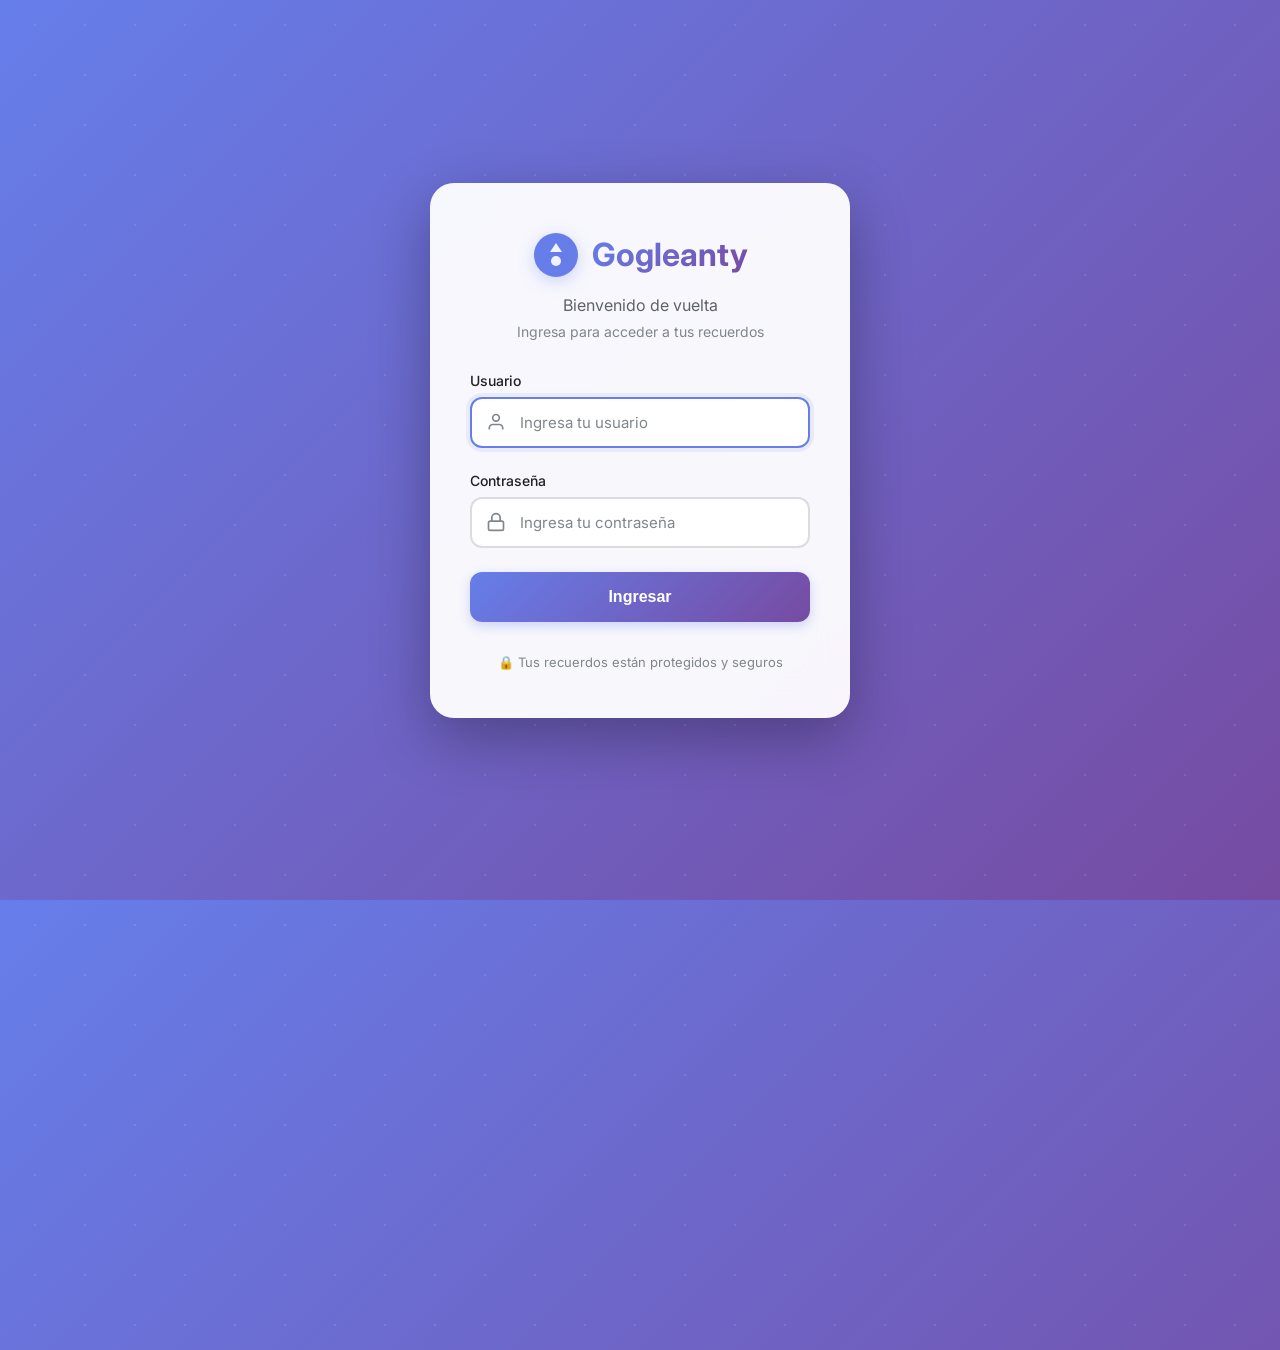
<file: index.html>
<!DOCTYPE html>
<html lang="es">

<head>
    <meta charset="UTF-8">
    <meta name="viewport" content="width=device-width, initial-scale=1.0">
    <title>Gogleanty - Tu Galería Personal</title>
    <meta name="description"
        content="Organiza y visualiza tus fotos y videos localmente con una interfaz moderna similar a Google Fotos">
    <link rel="stylesheet" href="css/styles.css">
    <link rel="stylesheet" href="css/custom-video-player.css">
    <link rel="stylesheet" href="css/selection.css">
    <link rel="icon" href="favicon.png" type="image/png">
    <link rel="preconnect" href="https://fonts.googleapis.com">
    <link rel="preconnect" href="https://fonts.gstatic.com" crossorigin>
    <link href="https://fonts.googleapis.com/css2?family=Inter:wght@300;400;500;600;700&display=swap" rel="stylesheet">
    <script>
        // Verificar autenticación antes de cargar la página
        (async function checkAuth() {
            try {
                const response = await fetch('api/auth.php?action=check');
                const result = await response.json();

                if (!result.authenticated) {
                    // No autenticado - redirigir a login
                    window.location.href = 'login.html';
                } else if (result.user.role !== 'admin') {
                    // Autenticado pero no es admin - redirigir o mostrar error
                    alert('Acceso denegado. Esta área es solo para administradores.');
                    window.location.href = 'login.html'; // O redirigir a una página de "mis archivos compartidos" si existiera
                }
            } catch (error) {
                console.error('Error verificando autenticación:', error);
                // En caso de error, redirigir a login por seguridad
                window.location.href = 'login.html';
            }
        })();
    </script>
</head>

<body>
    <!-- Sidebar -->
    <aside class="sidebar" id="sidebar">
        <div class="sidebar-header" onclick="location.reload()" style="cursor: pointer;">
            <div class="logo">
                <svg width="32" height="32" viewBox="0 0 32 32" fill="none">
                    <circle cx="16" cy="16" r="14" fill="url(#gradient1)" />
                    <path d="M16 8L12 14H20L16 8Z" fill="white" opacity="0.9" />
                    <circle cx="16" cy="20" r="3" fill="white" opacity="0.9" />
                    <defs>
                        <linearGradient id="gradient1" x1="0" y1="0" x2="32" y2="32">
                            <stop offset="0%" stop-color="#667eea" />
                            <stop offset="100%" stop-color="#764ba2" />
                        </linearGradient>
                    </defs>
                </svg>
                <h1>Gogleanty</h1>
            </div>
        </div>


        <nav class="sidebar-nav">
            <a href="#" class="nav-item active" data-view="photos">
                <svg width="24" height="24" viewBox="0 0 24 24" fill="none" stroke="currentColor" stroke-width="2">
                    <rect x="3" y="3" width="18" height="18" rx="2" />
                    <circle cx="8.5" cy="8.5" r="1.5" />
                    <path d="M21 15l-5-5L5 21" />
                </svg>
                <span>Fotos</span>
            </a>

            <a href="#" class="nav-item" data-view="favorites">
                <svg width="24" height="24" viewBox="0 0 24 24" fill="none" stroke="currentColor" stroke-width="2">
                    <path
                        d="M20.84 4.61a5.5 5.5 0 0 0-7.78 0L12 5.67l-1.06-1.06a5.5 5.5 0 0 0-7.78 7.78l1.06 1.06L12 21.23l7.78-7.78 1.06-1.06a5.5 5.5 0 0 0 0-7.78z" />
                </svg>
                <span>Favoritos</span>
            </a>

            <a href="#" class="nav-item" data-view="albums">
                <svg width="24" height="24" viewBox="0 0 24 24" fill="none" stroke="currentColor" stroke-width="2">
                    <path d="M22 19a2 2 0 0 1-2 2H4a2 2 0 0 1-2-2V5a2 2 0 0 1 2-2h5l2 3h9a2 2 0 0 1 2 2z" />
                </svg>
                <span>Álbumes</span>
            </a>

            <a href="#" class="nav-item" data-view="videos">
                <svg width="24" height="24" viewBox="0 0 24 24" fill="none" stroke="currentColor" stroke-width="2">
                    <polygon points="23 7 16 12 23 17 23 7" />
                    <rect x="1" y="5" width="15" height="14" rx="2" />
                </svg>
                <span>Videos</span>
            </a>
        </nav>

        <div class="sidebar-footer">
            <div class="storage-info">
                <div class="storage-bar">
                    <div class="storage-used" id="storageBar"></div>
                </div>
                <p class="storage-text" id="storageText">Calculando...</p>
            </div>
        </div>
    </aside>

    <!-- Mobile Sidebar Overlay -->
    <div class="sidebar-overlay" id="sidebarOverlay"></div>

    <!-- Main Content -->
    <main class="main-content">
        <!-- Header -->
        <header class="header">
            <div class="header-left">
                <button class="menu-toggle" id="menuToggle">
                    <svg width="24" height="24" viewBox="0 0 24 24" fill="none" stroke="currentColor" stroke-width="2">
                        <line x1="3" y1="12" x2="21" y2="12" />
                        <line x1="3" y1="6" x2="21" y2="6" />
                        <line x1="3" y1="18" x2="21" y2="18" />
                    </svg>
                </button>
                <div class="search-box">
                    <svg width="20" height="20" viewBox="0 0 24 24" fill="none" stroke="currentColor" stroke-width="2">
                        <circle cx="11" cy="11" r="8" />
                        <path d="m21 21-4.35-4.35" />
                    </svg>
                    <input type="text" placeholder="Buscar en tus fotos" id="searchInput">
                </div>
            </div>

            <div class="header-right">
                <button class="icon-button" id="uploadButton">
                    <svg width="24" height="24" viewBox="0 0 24 24" fill="none" stroke="currentColor" stroke-width="2">
                        <path d="M21 15v4a2 2 0 0 1-2 2H5a2 2 0 0 1-2-2v-4" />
                        <polyline points="17 8 12 3 7 8" />
                        <line x1="12" y1="3" x2="12" y2="15" />
                    </svg>
                </button>
                <button class="icon-button" id="selectModeBtn" title="Seleccionar fotos">
                    <svg width="24" height="24" viewBox="0 0 24 24" fill="none" stroke="currentColor" stroke-width="2">
                        <path d="M9 11l3 3L22 4"></path>
                        <path d="M21 12v7a2 2 0 0 1-2 2H5a2 2 0 0 1-2-2V5a2 2 0 0 1 2-2h11"></path>
                    </svg>
                </button>
                <button class="icon-button" id="viewToggle">
                    <svg width="24" height="24" viewBox="0 0 24 24" fill="none" stroke="currentColor" stroke-width="2">
                        <rect x="3" y="3" width="7" height="7" />
                        <rect x="14" y="3" width="7" height="7" />
                        <rect x="14" y="14" width="7" height="7" />
                        <rect x="3" y="14" width="7" height="7" />
                    </svg>
                </button>
            </div>
        </header>

        <!-- Bulk Action Bar -->
        <div class="bulk-action-bar" id="bulkActionBar">
            <div class="bulk-actions-left">
                <button class="close-selection-btn" id="closeSelectionBtn">
                    <svg width="24" height="24" viewBox="0 0 24 24" fill="none" stroke="currentColor" stroke-width="2">
                        <line x1="18" y1="6" x2="6" y2="18"></line>
                        <line x1="6" y1="6" x2="18" y2="18"></line>
                    </svg>
                </button>
                <span id="selectedCount">0 seleccionados</span>
            </div>
            <div class="bulk-actions-right">
                <button class="add-to-album-btn" id="bulkAddToAlbumBtn" title="Añadir a álbum"
                    style="background: var(--primary-color); color: white; border: none; padding: 8px 16px; border-radius: 20px; font-weight: 600; cursor: pointer; display: flex; align-items: center; gap: 8px; margin-right: 8px;">
                    <svg width="20" height="20" viewBox="0 0 24 24" fill="none" stroke="currentColor" stroke-width="2">
                        <path d="M11 4H4a2 2 0 0 0-2 2v14a2 2 0 0 0 2 2h14a2 2 0 0 0 2-2v-7"></path>
                        <path d="M18.5 2.5a2.121 2.121 0 0 1 3 3L12 15l-4 1 1-4 9.5-9.5z"></path>
                    </svg>
                    Añadir a álbum
                </button>
                <button class="delete-selected-btn" id="deleteSelectedBtn">
                    <svg width="20" height="20" viewBox="0 0 24 24" fill="none" stroke="currentColor" stroke-width="2">
                        <polyline points="3 6 5 6 21 6"></polyline>
                        <path d="M19 6v14a2 2 0 0 1-2 2H7a2 2 0 0 1-2-2V6m3 0V4a2 2 0 0 1 2-2h4a2 2 0 0 1 2 2v2"></path>
                    </svg>
                    Eliminar
                </button>
            </div>
        </div>

        <!-- Content Area -->
        <div class="content-area" id="contentArea">
            <!-- Loading State -->
            <div class="loading-state" id="loadingState">
                <div class="spinner"></div>
                <p>Cargando tus fotos...</p>
            </div>

            <!-- Empty State -->
            <div class="empty-state" id="emptyState" style="display: none;">
                <svg width="120" height="120" viewBox="0 0 120 120" fill="none">
                    <circle cx="60" cy="60" r="50" fill="#f0f0f0" />
                    <path d="M40 70L50 60L70 80L90 50" stroke="#999" stroke-width="3" stroke-linecap="round" />
                    <circle cx="45" cy="45" r="5" fill="#999" />
                </svg>
                <h2>No hay fotos todavía</h2>
                <p>Sube tus primeras fotos y videos para comenzar</p>
                <button class="primary-button" onclick="document.getElementById('fileInput').click()">
                    Subir archivos
                </button>
            </div>

            <!-- Photos Grid -->
            <div class="photos-container" id="photosContainer" style="display: none;">
                <!-- Timeline sections will be inserted here -->
            </div>
        </div>
    </main>

    <!-- Media Viewer Modal -->
    <div class="modal" id="mediaModal">
        <div class="modal-overlay" id="modalOverlay"></div>
        <div class="modal-content">
            <button class="modal-close" id="modalClose">
                <svg width="24" height="24" viewBox="0 0 24 24" fill="none" stroke="currentColor" stroke-width="2">
                    <line x1="18" y1="6" x2="6" y2="18" />
                    <line x1="6" y1="6" x2="18" y2="18" />
                </svg>
            </button>

            <div class="modal-body">
                <div class="media-viewer">
                    <button class="nav-arrow nav-prev" id="navPrev">
                        <svg width="32" height="32" viewBox="0 0 24 24" fill="none" stroke="currentColor"
                            stroke-width="2">
                            <polyline points="15 18 9 12 15 6" />
                        </svg>
                    </button>

                    <div class="media-display" id="mediaDisplay">
                        <!-- Media will be inserted here -->
                    </div>

                    <button class="nav-arrow nav-next" id="navNext">
                        <svg width="32" height="32" viewBox="0 0 24 24" fill="none" stroke="currentColor"
                            stroke-width="2">
                            <polyline points="9 18 15 12 9 6" />
                        </svg>
                    </button>
                </div>

                <div class="media-info" id="mediaInfo">
                    <!-- Metadata will be inserted here -->
                </div>
            </div>
        </div>
    </div>

    <!-- Album Selection Modal -->
    <div class="modal" id="addToAlbumModal" style="z-index: 1001;">
        <div class="modal-overlay" id="addToAlbumModalOverlay"></div>
        <div class="modal-content" style="display: flex; align-items: center; justify-content: center;">
            <div
                style="background: white; padding: 24px; border-radius: 12px; width: 100%; max-width: 400px; position: relative;">
                <h3 style="margin-bottom: 16px; font-size: 18px; color: var(--text-primary);">Añadir a álbum</h3>
                <p style="margin-bottom: 20px; color: var(--text-secondary); font-size: 14px;">Selecciona el álbum donde
                    quieres guardar los elementos seleccionados.</p>

                <div style="margin-bottom: 24px;">
                    <label
                        style="display: block; margin-bottom: 8px; font-size: 14px; font-weight: 500; color: var(--text-primary);">Álbum</label>
                    <select id="albumSelect"
                        style="width: 100%; padding: 10px; border: 1px solid var(--border-color); border-radius: 8px; font-size: 14px; outline: none;">
                        <option value="">Cargando álbumes...</option>
                    </select>
                </div>

                <div style="display: flex; justify-content: flex-end; gap: 12px;">
                    <button id="cancelAddToAlbumBtn"
                        style="background: none; border: none; padding: 10px 16px; cursor: pointer; color: var(--text-secondary); font-weight: 500;">Cancelar</button>
                    <button id="confirmAddToAlbumBtn" class="primary-button">Añadir</button>
                </div>
            </div>
        </div>
    </div>

    <!-- Upload Input (Hidden) -->
    <input type="file" id="fileInput" multiple accept="image/*,video/*,audio/*,.gif" style="display: none;">

    <!-- Upload Progress -->
    <div class="upload-progress" id="uploadProgress" style="display: none;">
        <div class="upload-item">
            <div class="upload-info">
                <span id="uploadFileName">Subiendo...</span>
                <span id="uploadPercent">0%</span>
            </div>
            <div class="progress-bar">
                <div class="progress-fill" id="progressFill"></div>
            </div>
        </div>
    </div>

    <script src="js/app.js"></script>
</body>

</html>
</file>
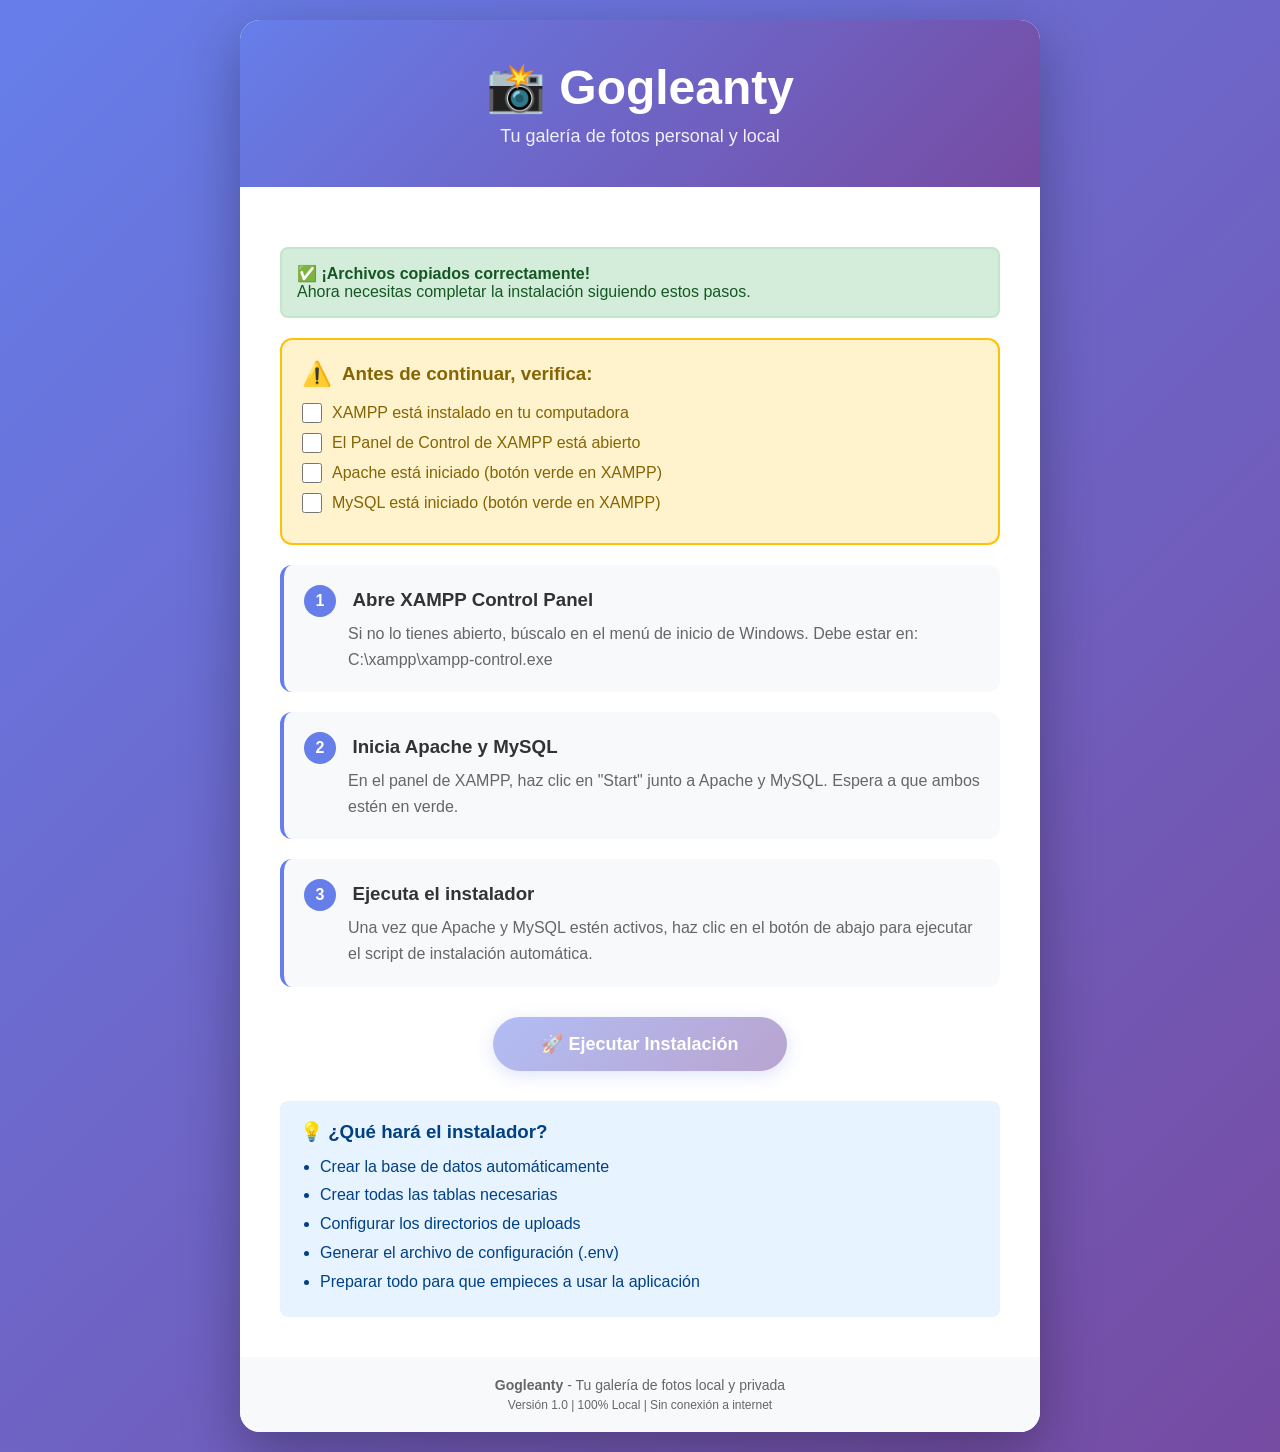
<file: bienvenida.html>
<!DOCTYPE html>
<html lang="es">

<head>
    <meta charset="UTF-8">
    <meta name="viewport" content="width=device-width, initial-scale=1.0">
    <title>Bienvenido a Gogleanty - Instalación</title>
    <link rel="icon" href="favicosn.png" type="image/png">
    <link rel="preconnect" href=https://fonts.googleapis.com">
    <style>
        * {
            margin: 0;
            padding: 0;
            box-sizing: border-box;
        }

        body {
            font-family: 'Segoe UI', Tahoma, Geneva, Verdana, sans-serif;
            background: linear-gradient(135deg, #667eea 0%, #764ba2 100%);
            min-height: 100vh;
            display: flex;
            align-items: center;
            justify-content: center;
            padding: 20px;
        }

        .container {
            background: white;
            border-radius: 20px;
            box-shadow: 0 20px 60px rgba(0, 0, 0, 0.3);
            max-width: 800px;
            width: 100%;
            overflow: hidden;
        }

        .header {
            background: linear-gradient(135deg, #667eea 0%, #764ba2 100%);
            color: white;
            padding: 40px;
            text-align: center;
        }

        .header h1 {
            font-size: 48px;
            margin-bottom: 10px;
        }

        .header p {
            font-size: 18px;
            opacity: 0.9;
        }

        .content {
            padding: 40px;
        }

        .step {
            background: #f8f9fa;
            border-radius: 12px;
            padding: 20px;
            margin-bottom: 20px;
            border-left: 4px solid #667eea;
        }

        .step-number {
            display: inline-block;
            width: 32px;
            height: 32px;
            background: #667eea;
            color: white;
            border-radius: 50%;
            text-align: center;
            line-height: 32px;
            font-weight: bold;
            margin-right: 12px;
        }

        .step h3 {
            display: inline-block;
            color: #333;
            margin-bottom: 10px;
        }

        .step p {
            color: #666;
            margin-left: 44px;
            line-height: 1.6;
        }

        .checklist {
            background: #fff3cd;
            border: 2px solid #ffc107;
            border-radius: 12px;
            padding: 20px;
            margin: 20px 0;
        }

        .checklist h3 {
            color: #856404;
            margin-bottom: 15px;
            display: flex;
            align-items: center;
            gap: 10px;
        }

        .checklist-item {
            display: flex;
            align-items: center;
            gap: 10px;
            margin: 10px 0;
            color: #856404;
        }

        .checklist-item input {
            width: 20px;
            height: 20px;
            cursor: pointer;
        }

        .button-container {
            text-align: center;
            margin-top: 30px;
        }

        .btn {
            display: inline-block;
            padding: 16px 48px;
            background: linear-gradient(135deg, #667eea 0%, #764ba2 100%);
            color: white;
            text-decoration: none;
            border-radius: 30px;
            font-size: 18px;
            font-weight: 600;
            transition: all 0.3s;
            box-shadow: 0 4px 15px rgba(102, 126, 234, 0.4);
        }

        .btn:hover {
            transform: translateY(-2px);
            box-shadow: 0 6px 20px rgba(102, 126, 234, 0.6);
        }

        .btn:disabled {
            opacity: 0.5;
            cursor: not-allowed;
            transform: none;
        }

        .warning {
            background: #f8d7da;
            border: 2px solid #f5c6cb;
            color: #721c24;
            padding: 15px;
            border-radius: 8px;
            margin: 20px 0;
        }

        .success {
            background: #d4edda;
            border: 2px solid #c3e6cb;
            color: #155724;
            padding: 15px;
            border-radius: 8px;
            margin: 20px 0;
        }

        .footer {
            background: #f8f9fa;
            padding: 20px;
            text-align: center;
            color: #666;
            font-size: 14px;
        }

        .emoji {
            font-size: 24px;
        }
    </style>
</head>

<body>
    <div class="container">
        <div class="header">
            <h1>📸 Gogleanty</h1>
            <p>Tu galería de fotos personal y local</p>
        </div>

        <div class="content">
            <div class="success">
                <strong>✅ ¡Archivos copiados correctamente!</strong><br>
                Ahora necesitas completar la instalación siguiendo estos pasos.
            </div>

            <div class="checklist">
                <h3><span class="emoji">⚠️</span> Antes de continuar, verifica:</h3>
                <label class="checklist-item">
                    <input type="checkbox" id="check1" onchange="updateButton()">
                    <span>XAMPP está instalado en tu computadora</span>
                </label>
                <label class="checklist-item">
                    <input type="checkbox" id="check2" onchange="updateButton()">
                    <span>El Panel de Control de XAMPP está abierto</span>
                </label>
                <label class="checklist-item">
                    <input type="checkbox" id="check3" onchange="updateButton()">
                    <span>Apache está iniciado (botón verde en XAMPP)</span>
                </label>
                <label class="checklist-item">
                    <input type="checkbox" id="check4" onchange="updateButton()">
                    <span>MySQL está iniciado (botón verde en XAMPP)</span>
                </label>
            </div>

            <div class="step">
                <span class="step-number">1</span>
                <h3>Abre XAMPP Control Panel</h3>
                <p>Si no lo tienes abierto, búscalo en el menú de inicio de Windows. Debe estar en:
                    C:\xampp\xampp-control.exe</p>
            </div>

            <div class="step">
                <span class="step-number">2</span>
                <h3>Inicia Apache y MySQL</h3>
                <p>En el panel de XAMPP, haz clic en "Start" junto a Apache y MySQL. Espera a que ambos estén en verde.
                </p>
            </div>

            <div class="step">
                <span class="step-number">3</span>
                <h3>Ejecuta el instalador</h3>
                <p>Una vez que Apache y MySQL estén activos, haz clic en el botón de abajo para ejecutar el script de
                    instalación automática.</p>
            </div>

            <div class="warning" id="warning" style="display: none;">
                <strong>⚠️ Importante:</strong> Si ves un error de conexión, asegúrate de que MySQL esté ejecutándose en
                XAMPP.
            </div>

            <div class="button-container">
                <a href="setup.php" class="btn" id="installBtn" onclick="return confirmInstall()">
                    🚀 Ejecutar Instalación
                </a>
            </div>

            <div style="margin-top: 30px; padding: 20px; background: #e7f3ff; border-radius: 8px;">
                <h3 style="color: #004085; margin-bottom: 10px;">💡 ¿Qué hará el instalador?</h3>
                <ul style="color: #004085; margin-left: 20px; line-height: 1.8;">
                    <li>Crear la base de datos automáticamente</li>
                    <li>Crear todas las tablas necesarias</li>
                    <li>Configurar los directorios de uploads</li>
                    <li>Generar el archivo de configuración (.env)</li>
                    <li>Preparar todo para que empieces a usar la aplicación</li>
                </ul>
            </div>
        </div>

        <div class="footer">
            <p><strong>Gogleanty</strong> - Tu galería de fotos local y privada</p>
            <p style="margin-top: 5px; font-size: 12px;">Versión 1.0 | 100% Local | Sin conexión a internet</p>
        </div>
    </div>

    <script>
        function updateButton() {
            const check1 = document.getElementById('check1').checked;
            const check2 = document.getElementById('check2').checked;
            const check3 = document.getElementById('check3').checked;
            const check4 = document.getElementById('check4').checked;

            const allChecked = check1 && check2 && check3 && check4;
            const btn = document.getElementById('installBtn');

            if (allChecked) {
                btn.style.opacity = '1';
                btn.style.pointerEvents = 'auto';
                document.getElementById('warning').style.display = 'none';
            } else {
                btn.style.opacity = '0.5';
                btn.style.pointerEvents = 'none';
            }
        }

        function confirmInstall() {
            const allChecked =
                document.getElementById('check1').checked &&
                document.getElementById('check2').checked &&
                document.getElementById('check3').checked &&
                document.getElementById('check4').checked;

            if (!allChecked) {
                alert('Por favor, verifica todos los elementos de la lista antes de continuar.');
                return false;
            }

            return confirm('¿Estás listo para instalar Gogleanty?\n\nEsto creará la base de datos y configurará la aplicación.');
        }

        // Inicializar estado del botón
        updateButton();
    </script>
</body>

</html>
</file>
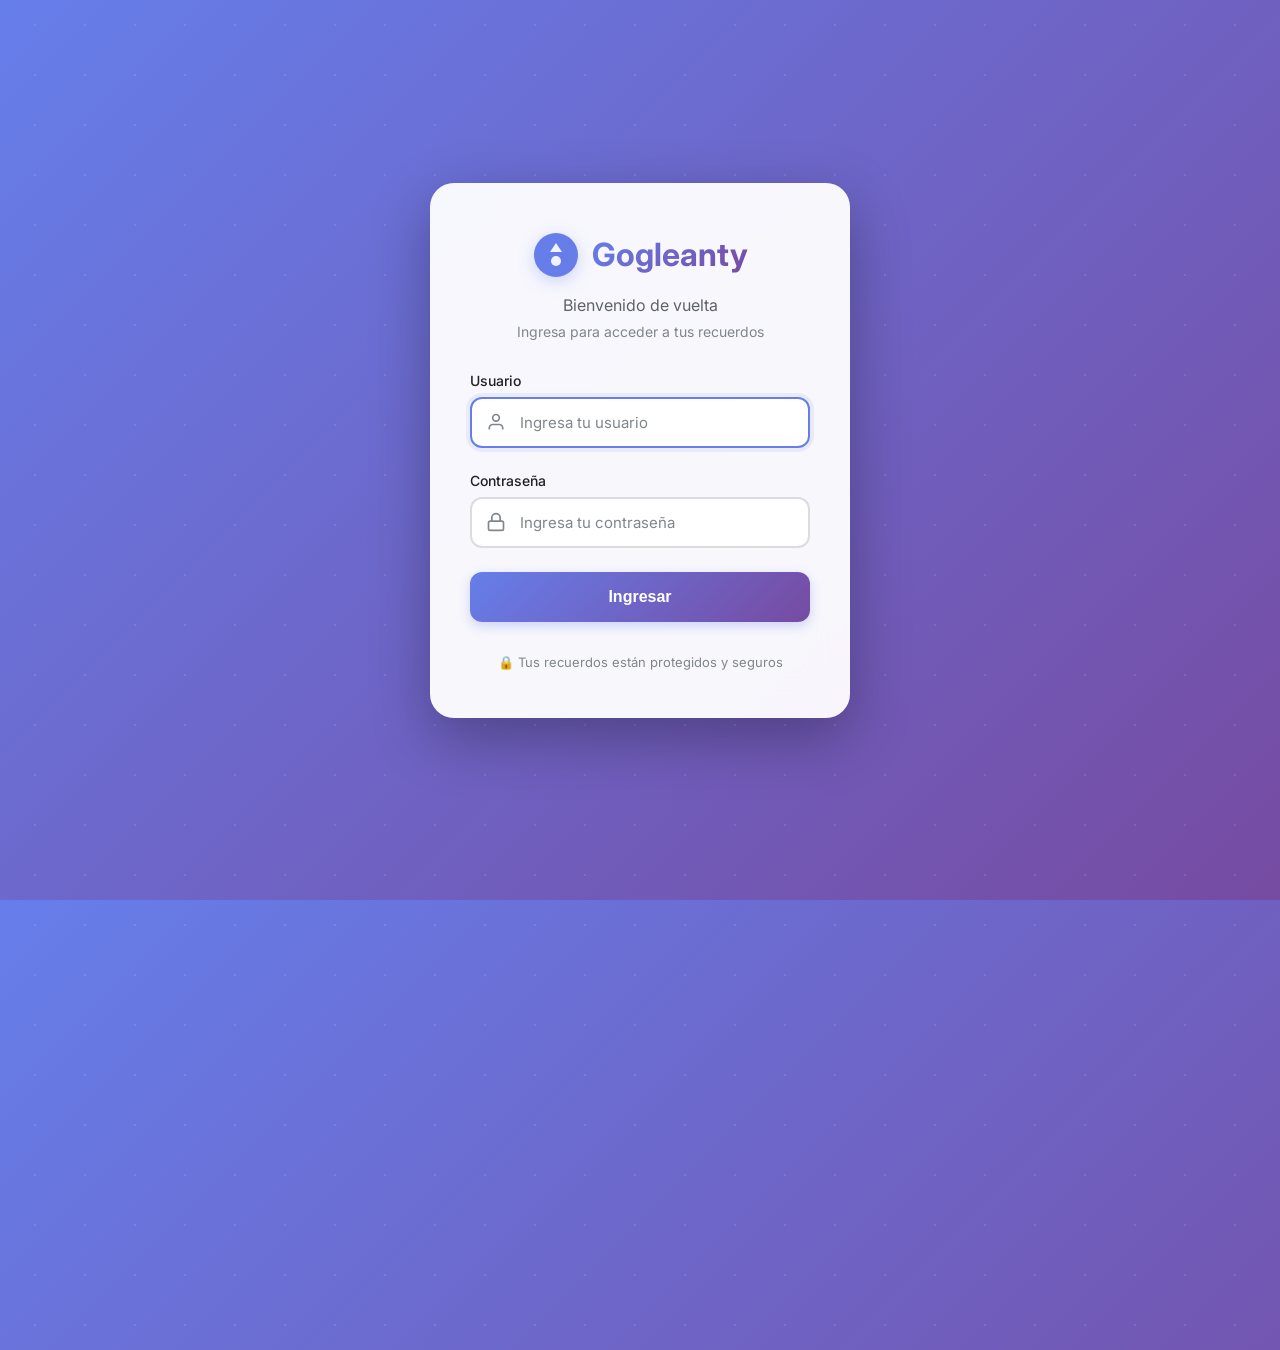
<file: login.html>
<!DOCTYPE html>
<html lang="es">

<head>
    <meta charset="UTF-8">
    <meta name="viewport" content="width=device-width, initial-scale=1.0">
    <title>Login - Gogleanty</title>
    <link rel="icon" href="favicon.png" type="image/png">
    <link rel="preconnect" href="https://fonts.googleapis.com">
    <link rel="preconnect" href="https://fonts.gstatic.com" crossorigin>
    <link href="https://fonts.googleapis.com/css2?family=Inter:wght@300;400;500;600;700&display=swap" rel="stylesheet">
    <style>
        * {
            margin: 0;
            padding: 0;
            box-sizing: border-box;
        }

        body {
            font-family: 'Inter', -apple-system, BlinkMacSystemFont, 'Segoe UI', Roboto, sans-serif;
            min-height: 100vh;
            display: flex;
            align-items: center;
            justify-content: center;
            background: linear-gradient(135deg, #667eea 0%, #764ba2 100%);
            position: relative;
            overflow: hidden;
        }

        /* Detectar modo oscuro del sistema */
        @media (prefers-color-scheme: dark) {
            body {
                background: linear-gradient(135deg, #1a1a2e 0%, #16213e 100%);
            }
        }

        /* Animación de fondo */
        body::before {
            content: '';
            position: absolute;
            width: 200%;
            height: 200%;
            background: radial-gradient(circle, rgba(255, 255, 255, 0.1) 1px, transparent 1px);
            background-size: 50px 50px;
            animation: moveBackground 20s linear infinite;
        }

        @keyframes moveBackground {
            0% {
                transform: translate(0, 0);
            }

            100% {
                transform: translate(50px, 50px);
            }
        }

        .login-container {
            position: relative;
            z-index: 1;
            background: rgba(255, 255, 255, 0.95);
            backdrop-filter: blur(20px);
            border-radius: 24px;
            padding: 48px 40px;
            width: 100%;
            max-width: 420px;
            box-shadow: 0 20px 60px rgba(0, 0, 0, 0.3);
            animation: slideUp 0.5s ease-out;
        }

        @media (prefers-color-scheme: dark) {
            .login-container {
                background: rgba(30, 30, 46, 0.95);
                color: #ffffff;
            }
        }

        @keyframes slideUp {
            from {
                opacity: 0;
                transform: translateY(30px);
            }

            to {
                opacity: 1;
                transform: translateY(0);
            }
        }

        .logo-container {
            text-align: center;
            margin-bottom: 32px;
        }

        .logo {
            display: inline-flex;
            align-items: center;
            gap: 12px;
            margin-bottom: 16px;
        }

        .logo svg {
            filter: drop-shadow(0 4px 8px rgba(102, 126, 234, 0.3));
        }

        .logo h1 {
            font-size: 32px;
            font-weight: 700;
            background: linear-gradient(135deg, #667eea, #764ba2);
            -webkit-background-clip: text;
            -webkit-text-fill-color: transparent;
            background-clip: text;
        }

        .welcome-text {
            font-size: 16px;
            color: #5f6368;
            margin-bottom: 8px;
        }

        @media (prefers-color-scheme: dark) {
            .welcome-text {
                color: #a0a0b0;
            }
        }

        .subtitle {
            font-size: 14px;
            color: #80868b;
        }

        @media (prefers-color-scheme: dark) {
            .subtitle {
                color: #707080;
            }
        }

        .login-form {
            margin-top: 32px;
        }

        .form-group {
            margin-bottom: 24px;
        }

        .form-label {
            display: block;
            font-size: 14px;
            font-weight: 500;
            color: #202124;
            margin-bottom: 8px;
        }

        @media (prefers-color-scheme: dark) {
            .form-label {
                color: #e0e0e0;
            }
        }

        .input-wrapper {
            position: relative;
        }

        .input-icon {
            position: absolute;
            left: 16px;
            top: 50%;
            transform: translateY(-50%);
            color: #80868b;
            pointer-events: none;
        }

        .form-input {
            width: 100%;
            padding: 14px 16px 14px 48px;
            border: 2px solid #dadce0;
            border-radius: 12px;
            font-size: 15px;
            font-family: inherit;
            transition: all 0.2s;
            background: #ffffff;
            color: #202124;
        }

        @media (prefers-color-scheme: dark) {
            .form-input {
                background: rgba(255, 255, 255, 0.05);
                border-color: rgba(255, 255, 255, 0.1);
                color: #ffffff;
            }
        }

        .form-input:focus {
            outline: none;
            border-color: #667eea;
            box-shadow: 0 0 0 4px rgba(102, 126, 234, 0.1);
        }

        .form-input::placeholder {
            color: #80868b;
        }

        .error-message {
            display: none;
            margin-top: 12px;
            padding: 12px 16px;
            background: #fee;
            border-left: 4px solid #f44336;
            border-radius: 8px;
            color: #c62828;
            font-size: 14px;
            animation: shake 0.3s;
        }

        .error-message.show {
            display: block;
        }

        @keyframes shake {

            0%,
            100% {
                transform: translateX(0);
            }

            25% {
                transform: translateX(-10px);
            }

            75% {
                transform: translateX(10px);
            }
        }

        .login-button {
            width: 100%;
            padding: 16px;
            background: linear-gradient(135deg, #667eea, #764ba2);
            color: white;
            border: none;
            border-radius: 12px;
            font-size: 16px;
            font-weight: 600;
            cursor: pointer;
            transition: all 0.3s;
            box-shadow: 0 4px 12px rgba(102, 126, 234, 0.3);
            position: relative;
            overflow: hidden;
        }

        .login-button:hover {
            transform: translateY(-2px);
            box-shadow: 0 6px 20px rgba(102, 126, 234, 0.4);
        }

        .login-button:active {
            transform: translateY(0);
        }

        .login-button:disabled {
            opacity: 0.6;
            cursor: not-allowed;
            transform: none;
        }

        .login-button .spinner {
            display: none;
            width: 20px;
            height: 20px;
            border: 3px solid rgba(255, 255, 255, 0.3);
            border-top-color: white;
            border-radius: 50%;
            animation: spin 0.8s linear infinite;
            margin: 0 auto;
        }

        .login-button.loading .button-text {
            display: none;
        }

        .login-button.loading .spinner {
            display: block;
        }

        @keyframes spin {
            to {
                transform: rotate(360deg);
            }
        }

        .footer-text {
            text-align: center;
            margin-top: 32px;
            font-size: 13px;
            color: #80868b;
        }

        @media (prefers-color-scheme: dark) {
            .footer-text {
                color: #707080;
            }
        }

        /* Responsive */
        @media (max-width: 480px) {
            .login-container {
                padding: 32px 24px;
                margin: 20px;
            }

            .logo h1 {
                font-size: 28px;
            }
        }
    </style>
</head>

<body>
    <div class="login-container">
        <div class="logo-container">
            <div class="logo">
                <svg width="48" height="48" viewBox="0 0 48 48" fill="none">
                    <circle cx="24" cy="24" r="22" fill="url(#gradient1)" />
                    <path d="M24 12L18 21H30L24 12Z" fill="white" opacity="0.9" />
                    <circle cx="24" cy="30" r="5" fill="white" opacity="0.9" />
                    <defs>
                        <linearGradient id="gradient1" x1="0" y1="0" x2="48" y2="48">
                            <stop offset="0%" stop-color="#667eea" />
                            <stop offset="100%" stop-color="#764ba2" />
                        </linearGradient>
                    </defs>
                </svg>
                <h1>Gogleanty</h1>
            </div>
            <p class="welcome-text">Bienvenido de vuelta</p>
            <p class="subtitle">Ingresa para acceder a tus recuerdos</p>
        </div>

        <form class="login-form" id="loginForm">
            <div class="form-group">
                <label class="form-label" for="username">Usuario</label>
                <div class="input-wrapper">
                    <svg class="input-icon" width="20" height="20" viewBox="0 0 24 24" fill="none" stroke="currentColor"
                        stroke-width="2">
                        <path d="M20 21v-2a4 4 0 0 0-4-4H8a4 4 0 0 0-4 4v2"></path>
                        <circle cx="12" cy="7" r="4"></circle>
                    </svg>
                    <input type="text" id="username" name="username" class="form-input" placeholder="Ingresa tu usuario"
                        required autocomplete="username" autofocus>
                </div>
            </div>

            <div class="form-group">
                <label class="form-label" for="password">Contraseña</label>
                <div class="input-wrapper">
                    <svg class="input-icon" width="20" height="20" viewBox="0 0 24 24" fill="none" stroke="currentColor"
                        stroke-width="2">
                        <rect x="3" y="11" width="18" height="11" rx="2" ry="2"></rect>
                        <path d="M7 11V7a5 5 0 0 1 10 0v4"></path>
                    </svg>
                    <input type="password" id="password" name="password" class="form-input"
                        placeholder="Ingresa tu contraseña" required autocomplete="current-password">
                </div>
            </div>

            <div class="error-message" id="errorMessage"></div>

            <button type="submit" class="login-button" id="loginButton">
                <span class="button-text">Ingresar</span>
                <div class="spinner"></div>
            </button>
        </form>

        <p class="footer-text">🔒 Tus recuerdos están protegidos y seguros</p>
    </div>

    <script>
        const API_BASE = 'api';
        const loginForm = document.getElementById('loginForm');
        const loginButton = document.getElementById('loginButton');
        const errorMessage = document.getElementById('errorMessage');

        loginForm.addEventListener('submit', async (e) => {
            e.preventDefault();

            const username = document.getElementById('username').value.trim();
            const password = document.getElementById('password').value;

            if (!username || !password) {
                showError('Por favor completa todos los campos');
                return;
            }

            // Mostrar loading
            loginButton.classList.add('loading');
            loginButton.disabled = true;
            hideError();

            try {
                const response = await fetch(`${API_BASE}/auth.php?action=login`, {
                    method: 'POST',
                    headers: {
                        'Content-Type': 'application/json'
                    },
                    body: JSON.stringify({ username, password })
                });

                const result = await response.json();

                if (result.success) {
                    // Login exitoso - redirigir
                    window.location.href = 'index.html';
                } else {
                    showError(result.message || 'Error al iniciar sesión');
                    loginButton.classList.remove('loading');
                    loginButton.disabled = false;
                }
            } catch (error) {
                console.error('Error:', error);
                showError('Error de conexión. Verifica que XAMPP esté ejecutándose.');
                loginButton.classList.remove('loading');
                loginButton.disabled = false;
            }
        });

        function showError(message) {
            errorMessage.textContent = message;
            errorMessage.classList.add('show');
        }

        function hideError() {
            errorMessage.classList.remove('show');
        }

        // Limpiar error al escribir
        document.getElementById('username').addEventListener('input', hideError);
        document.getElementById('password').addEventListener('input', hideError);
    </script>
</body>

</html>
</file>
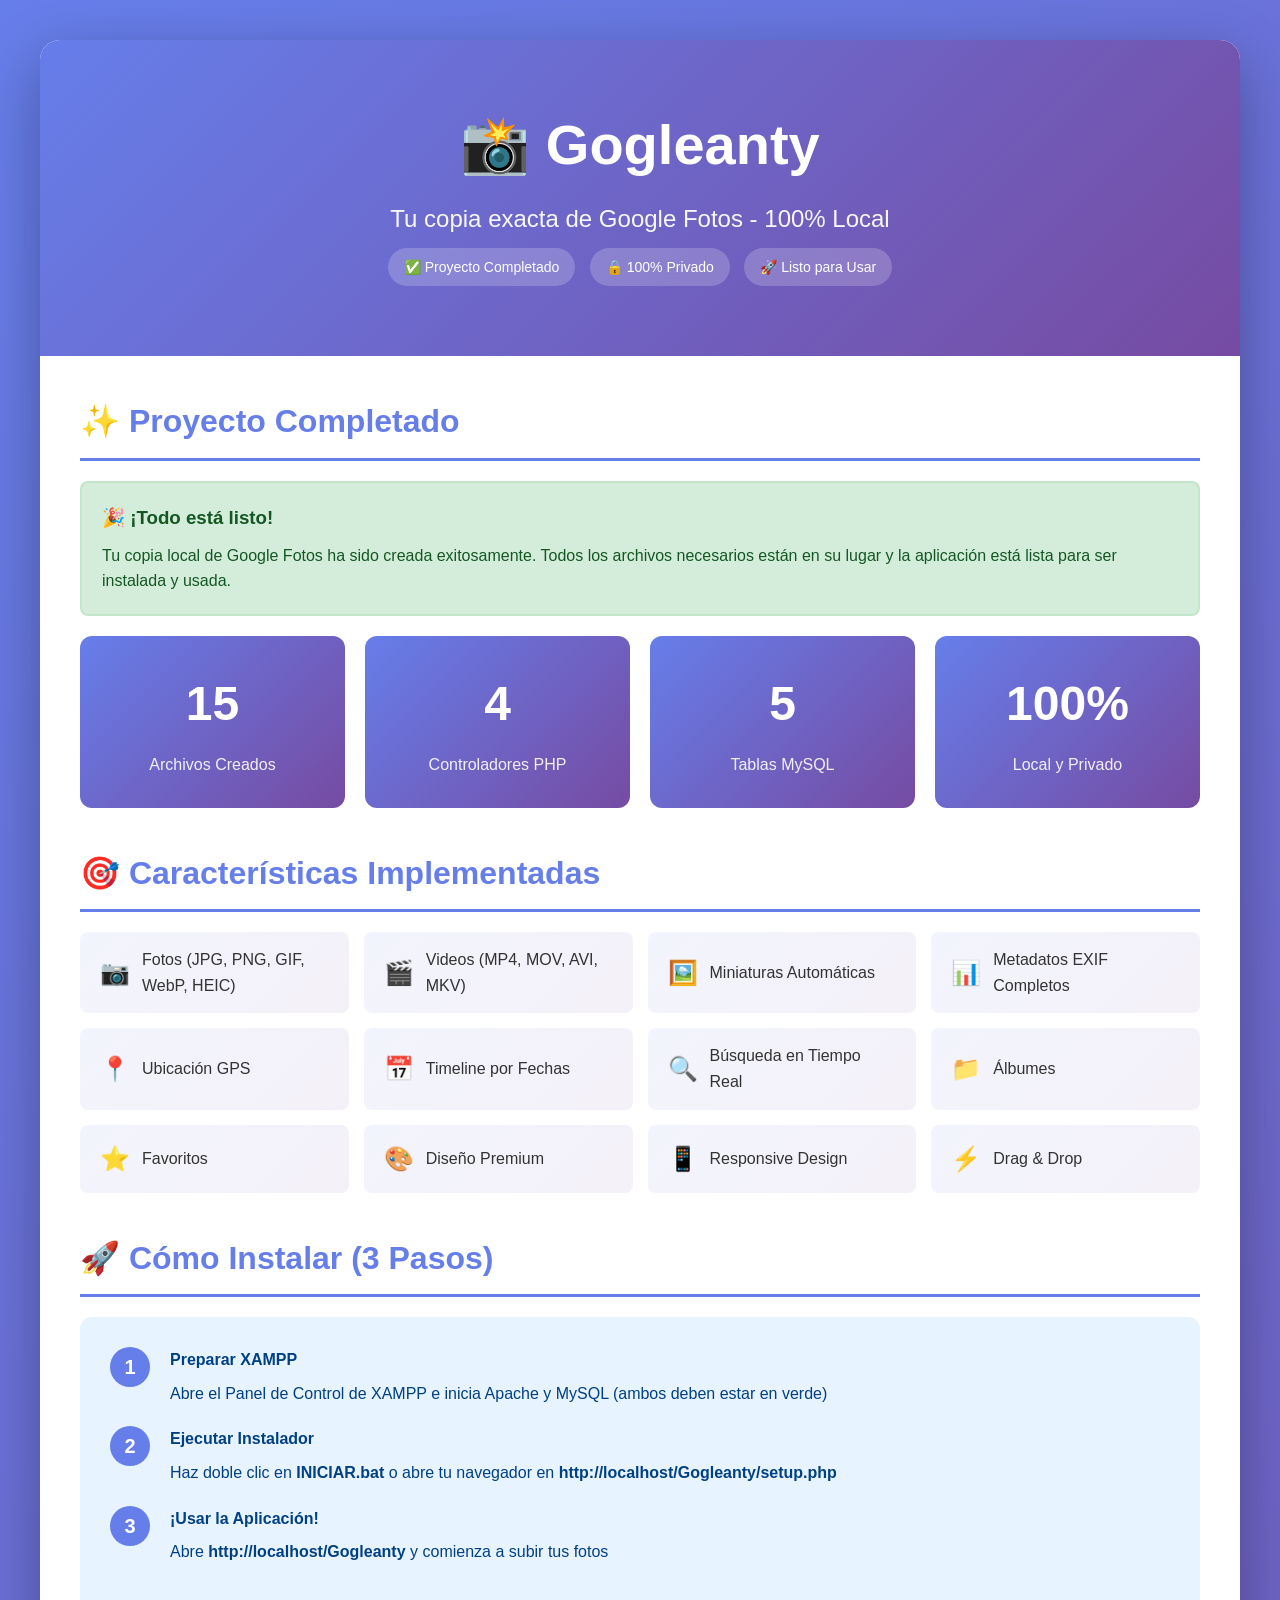
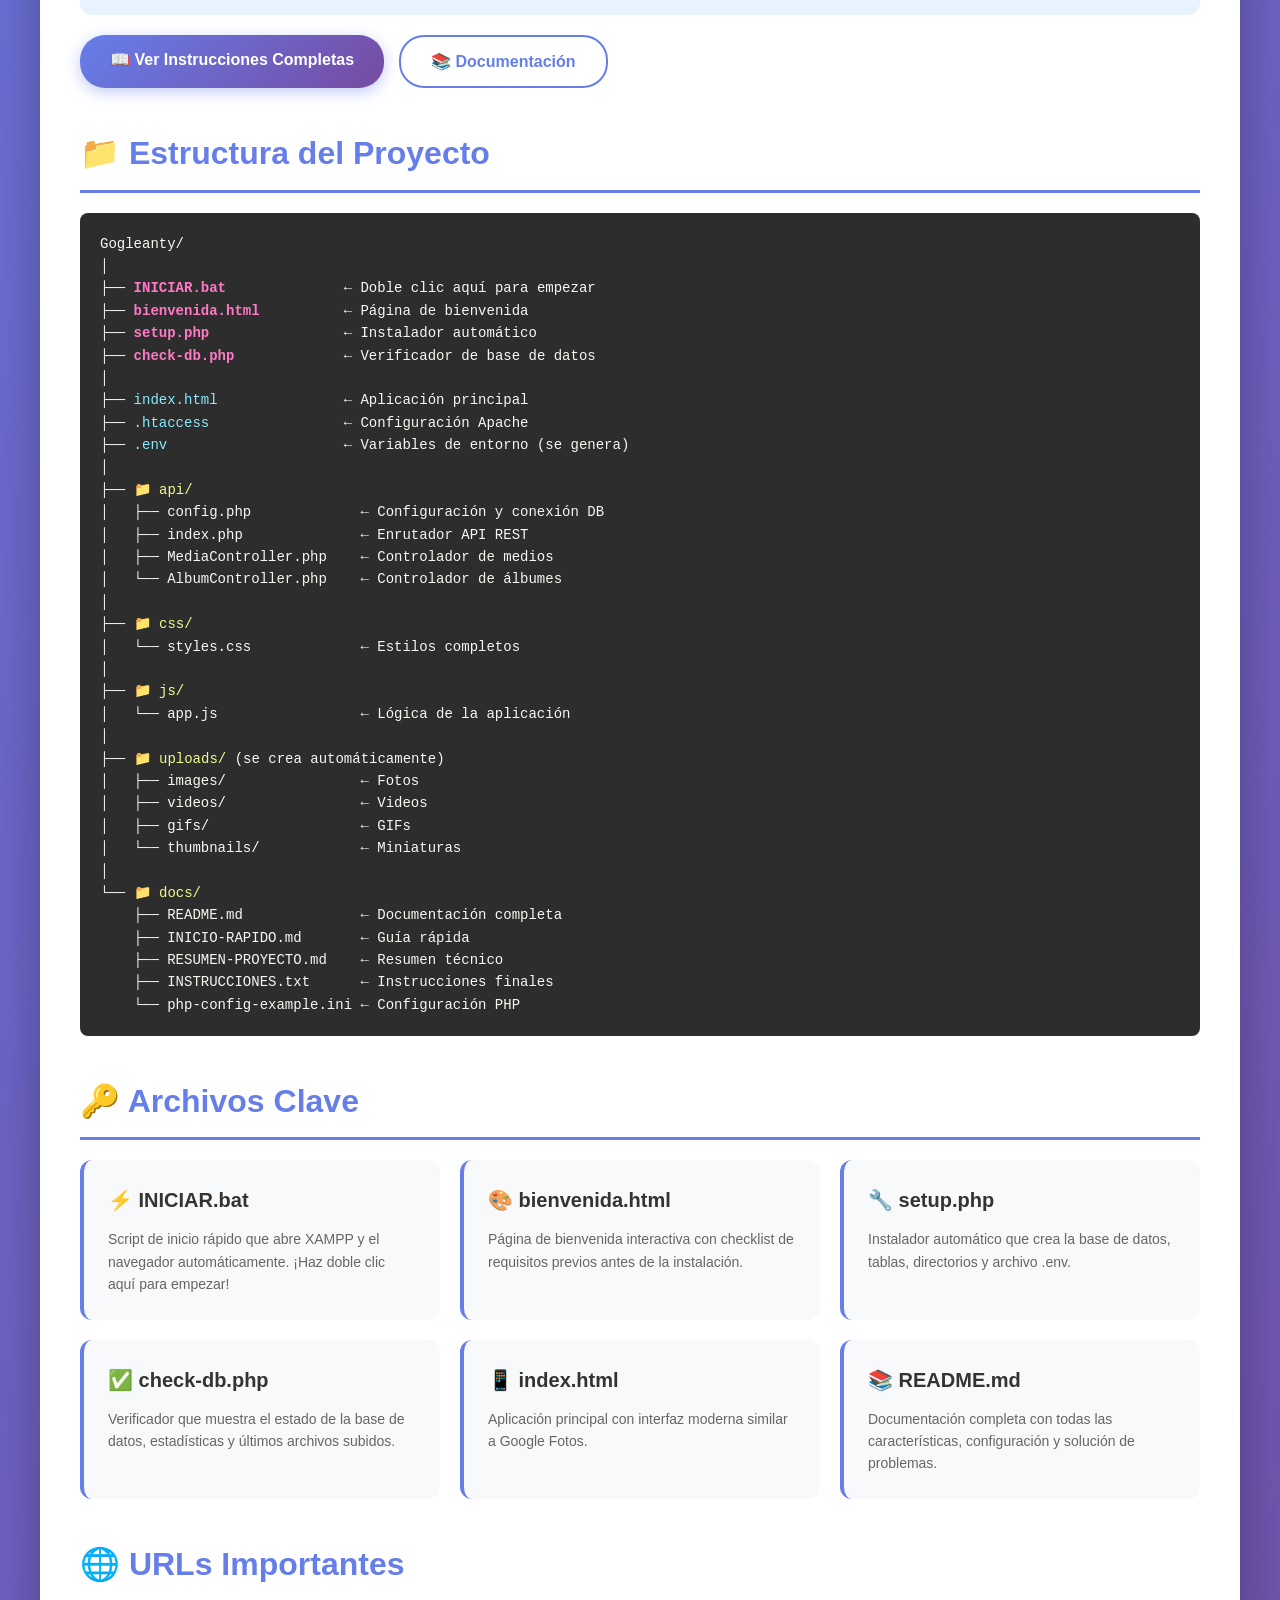
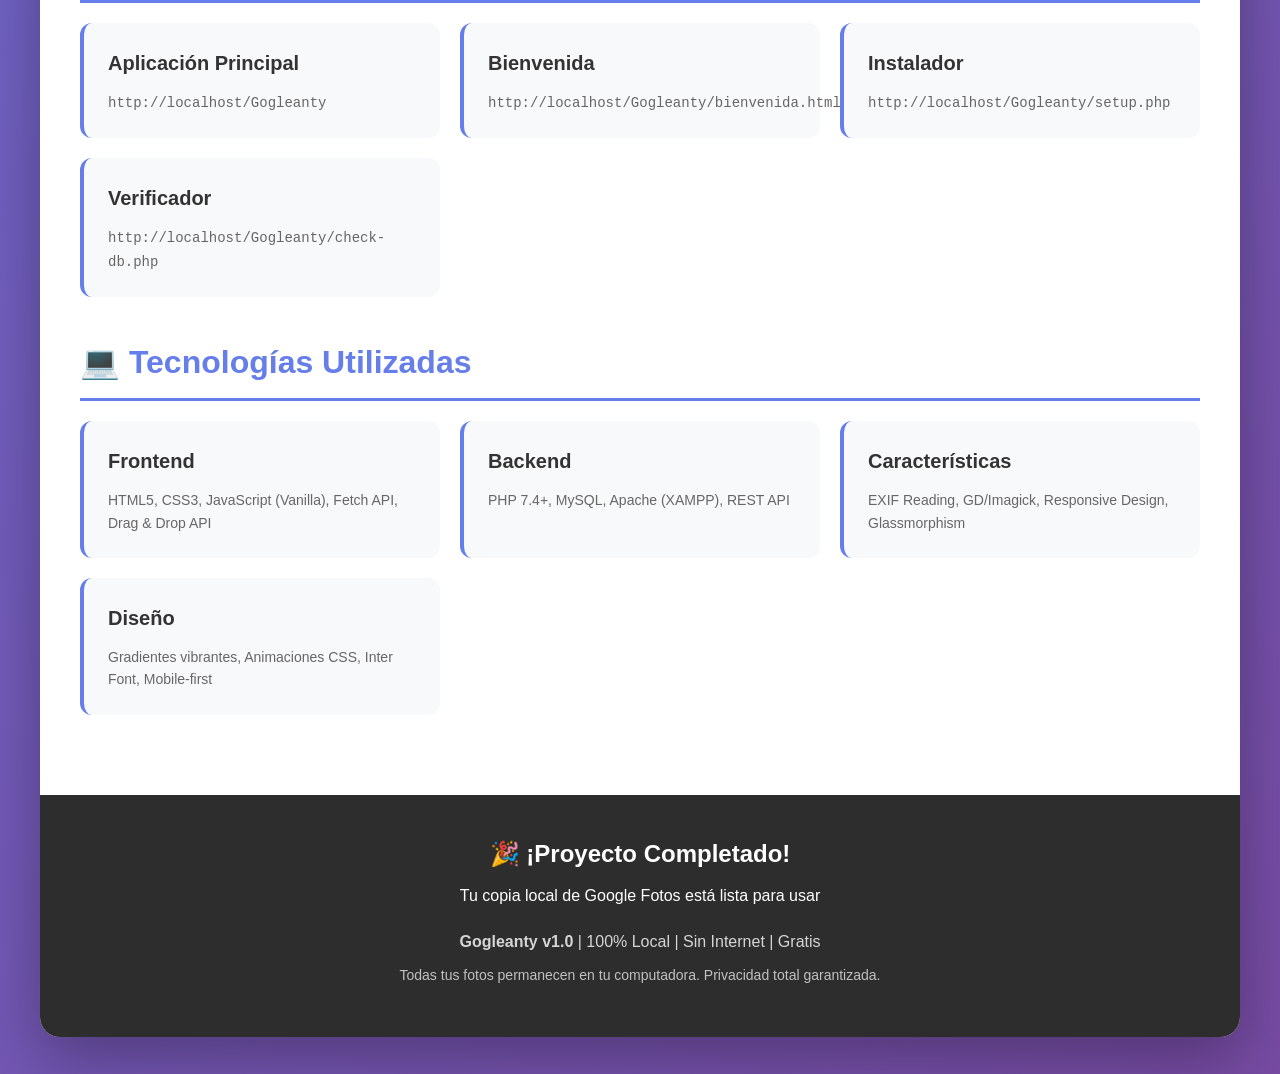
<file: PROYECTO-COMPLETADO.html>
<!DOCTYPE html>
<html lang="es">

<head>
    <meta charset="UTF-8">
    <meta name="viewport" content="width=device-width, initial-scale=1.0">
    <title>Gogleanty - Proyecto Completado</title>
    <style>
        * {
            margin: 0;
            padding: 0;
            box-sizing: border-box;
        }

        body {
            font-family: 'Segoe UI', Tahoma, Geneva, Verdana, sans-serif;
            background: linear-gradient(135deg, #667eea 0%, #764ba2 100%);
            padding: 40px 20px;
            line-height: 1.6;
        }

        .container {
            max-width: 1200px;
            margin: 0 auto;
            background: white;
            border-radius: 20px;
            overflow: hidden;
            box-shadow: 0 20px 60px rgba(0, 0, 0, 0.3);
        }

        .header {
            background: linear-gradient(135deg, #667eea 0%, #764ba2 100%);
            color: white;
            padding: 60px 40px;
            text-align: center;
        }

        .header h1 {
            font-size: 56px;
            margin-bottom: 10px;
        }

        .header p {
            font-size: 24px;
            opacity: 0.95;
        }

        .badge {
            display: inline-block;
            background: rgba(255, 255, 255, 0.2);
            padding: 8px 16px;
            border-radius: 20px;
            margin: 10px 5px;
            font-size: 14px;
            backdrop-filter: blur(10px);
        }

        .content {
            padding: 40px;
        }

        .section {
            margin-bottom: 40px;
        }

        .section h2 {
            color: #667eea;
            font-size: 32px;
            margin-bottom: 20px;
            border-bottom: 3px solid #667eea;
            padding-bottom: 10px;
        }

        .grid {
            display: grid;
            grid-template-columns: repeat(auto-fit, minmax(300px, 1fr));
            gap: 20px;
            margin-top: 20px;
        }

        .card {
            background: #f8f9fa;
            border-radius: 12px;
            padding: 24px;
            border-left: 4px solid #667eea;
            transition: transform 0.3s, box-shadow 0.3s;
        }

        .card:hover {
            transform: translateY(-5px);
            box-shadow: 0 10px 30px rgba(102, 126, 234, 0.2);
        }

        .card h3 {
            color: #333;
            margin-bottom: 12px;
            font-size: 20px;
        }

        .card p {
            color: #666;
            font-size: 14px;
        }

        .feature-list {
            display: grid;
            grid-template-columns: repeat(auto-fit, minmax(250px, 1fr));
            gap: 15px;
            margin-top: 20px;
        }

        .feature {
            background: linear-gradient(135deg, #667eea15, #764ba215);
            padding: 15px 20px;
            border-radius: 8px;
            display: flex;
            align-items: center;
            gap: 12px;
        }

        .feature-icon {
            font-size: 24px;
        }

        .feature-text {
            color: #333;
            font-weight: 500;
        }

        .steps {
            background: #e7f3ff;
            border-radius: 12px;
            padding: 30px;
            margin-top: 20px;
        }

        .step {
            display: flex;
            align-items: start;
            gap: 20px;
            margin-bottom: 20px;
        }

        .step-number {
            background: #667eea;
            color: white;
            width: 40px;
            height: 40px;
            border-radius: 50%;
            display: flex;
            align-items: center;
            justify-content: center;
            font-size: 20px;
            font-weight: bold;
            flex-shrink: 0;
        }

        .step-content h4 {
            color: #004085;
            margin-bottom: 8px;
        }

        .step-content p {
            color: #004085;
        }

        .file-tree {
            background: #2d2d2d;
            color: #f8f8f2;
            padding: 20px;
            border-radius: 8px;
            font-family: 'Courier New', monospace;
            font-size: 14px;
            overflow-x: auto;
        }

        .file-tree .folder {
            color: #f1fa8c;
        }

        .file-tree .file {
            color: #8be9fd;
        }

        .file-tree .important {
            color: #ff79c6;
            font-weight: bold;
        }

        .stats {
            display: grid;
            grid-template-columns: repeat(auto-fit, minmax(200px, 1fr));
            gap: 20px;
            margin-top: 20px;
        }

        .stat {
            background: linear-gradient(135deg, #667eea, #764ba2);
            color: white;
            padding: 30px;
            border-radius: 12px;
            text-align: center;
        }

        .stat-number {
            font-size: 48px;
            font-weight: bold;
            margin-bottom: 10px;
        }

        .stat-label {
            font-size: 16px;
            opacity: 0.9;
        }

        .alert {
            background: #d4edda;
            border: 2px solid #c3e6cb;
            color: #155724;
            padding: 20px;
            border-radius: 8px;
            margin: 20px 0;
        }

        .alert h3 {
            margin-bottom: 10px;
        }

        .button-group {
            display: flex;
            gap: 15px;
            flex-wrap: wrap;
            margin-top: 20px;
        }

        .btn {
            padding: 12px 30px;
            border-radius: 25px;
            text-decoration: none;
            font-weight: 600;
            transition: all 0.3s;
            display: inline-block;
        }

        .btn-primary {
            background: linear-gradient(135deg, #667eea, #764ba2);
            color: white;
            box-shadow: 0 4px 15px rgba(102, 126, 234, 0.4);
        }

        .btn-primary:hover {
            transform: translateY(-2px);
            box-shadow: 0 6px 20px rgba(102, 126, 234, 0.6);
        }

        .btn-secondary {
            background: white;
            color: #667eea;
            border: 2px solid #667eea;
        }

        .btn-secondary:hover {
            background: #667eea;
            color: white;
        }

        .footer {
            background: #2d2d2d;
            color: white;
            padding: 40px;
            text-align: center;
        }

        .footer p {
            margin: 10px 0;
        }
    </style>
</head>

<body>
    <div class="container">
        <div class="header">
            <h1>📸 Gogleanty</h1>
            <p>Tu copia exacta de Google Fotos - 100% Local</p>
            <div>
                <span class="badge">✅ Proyecto Completado</span>
                <span class="badge">🔒 100% Privado</span>
                <span class="badge">🚀 Listo para Usar</span>
            </div>
        </div>

        <div class="content">
            <!-- Resumen -->
            <div class="section">
                <h2>✨ Proyecto Completado</h2>
                <div class="alert">
                    <h3>🎉 ¡Todo está listo!</h3>
                    <p>Tu copia local de Google Fotos ha sido creada exitosamente. Todos los archivos necesarios están
                        en su lugar y la aplicación está lista para ser instalada y usada.</p>
                </div>

                <div class="stats">
                    <div class="stat">
                        <div class="stat-number">15</div>
                        <div class="stat-label">Archivos Creados</div>
                    </div>
                    <div class="stat">
                        <div class="stat-number">4</div>
                        <div class="stat-label">Controladores PHP</div>
                    </div>
                    <div class="stat">
                        <div class="stat-number">5</div>
                        <div class="stat-label">Tablas MySQL</div>
                    </div>
                    <div class="stat">
                        <div class="stat-number">100%</div>
                        <div class="stat-label">Local y Privado</div>
                    </div>
                </div>
            </div>

            <!-- Características -->
            <div class="section">
                <h2>🎯 Características Implementadas</h2>
                <div class="feature-list">
                    <div class="feature">
                        <span class="feature-icon">📷</span>
                        <span class="feature-text">Fotos (JPG, PNG, GIF, WebP, HEIC)</span>
                    </div>
                    <div class="feature">
                        <span class="feature-icon">🎬</span>
                        <span class="feature-text">Videos (MP4, MOV, AVI, MKV)</span>
                    </div>
                    <div class="feature">
                        <span class="feature-icon">🖼️</span>
                        <span class="feature-text">Miniaturas Automáticas</span>
                    </div>
                    <div class="feature">
                        <span class="feature-icon">📊</span>
                        <span class="feature-text">Metadatos EXIF Completos</span>
                    </div>
                    <div class="feature">
                        <span class="feature-icon">📍</span>
                        <span class="feature-text">Ubicación GPS</span>
                    </div>
                    <div class="feature">
                        <span class="feature-icon">📅</span>
                        <span class="feature-text">Timeline por Fechas</span>
                    </div>
                    <div class="feature">
                        <span class="feature-icon">🔍</span>
                        <span class="feature-text">Búsqueda en Tiempo Real</span>
                    </div>
                    <div class="feature">
                        <span class="feature-icon">📁</span>
                        <span class="feature-text">Álbumes</span>
                    </div>
                    <div class="feature">
                        <span class="feature-icon">⭐</span>
                        <span class="feature-text">Favoritos</span>
                    </div>
                    <div class="feature">
                        <span class="feature-icon">🎨</span>
                        <span class="feature-text">Diseño Premium</span>
                    </div>
                    <div class="feature">
                        <span class="feature-icon">📱</span>
                        <span class="feature-text">Responsive Design</span>
                    </div>
                    <div class="feature">
                        <span class="feature-icon">⚡</span>
                        <span class="feature-text">Drag & Drop</span>
                    </div>
                </div>
            </div>

            <!-- Instalación -->
            <div class="section">
                <h2>🚀 Cómo Instalar (3 Pasos)</h2>
                <div class="steps">
                    <div class="step">
                        <div class="step-number">1</div>
                        <div class="step-content">
                            <h4>Preparar XAMPP</h4>
                            <p>Abre el Panel de Control de XAMPP e inicia Apache y MySQL (ambos deben estar en verde)
                            </p>
                        </div>
                    </div>
                    <div class="step">
                        <div class="step-number">2</div>
                        <div class="step-content">
                            <h4>Ejecutar Instalador</h4>
                            <p>Haz doble clic en <strong>INICIAR.bat</strong> o abre tu navegador en
                                <strong>http://localhost/Gogleanty/setup.php</strong></p>
                        </div>
                    </div>
                    <div class="step">
                        <div class="step-number">3</div>
                        <div class="step-content">
                            <h4>¡Usar la Aplicación!</h4>
                            <p>Abre <strong>http://localhost/Gogleanty</strong> y comienza a subir tus fotos</p>
                        </div>
                    </div>
                </div>

                <div class="button-group">
                    <a href="INSTRUCCIONES.txt" class="btn btn-primary">📖 Ver Instrucciones Completas</a>
                    <a href="README.md" class="btn btn-secondary">📚 Documentación</a>
                </div>
            </div>

            <!-- Estructura -->
            <div class="section">
                <h2>📁 Estructura del Proyecto</h2>
                <div class="file-tree">
                    <pre>Gogleanty/
│
├── <span class="important">INICIAR.bat</span>              ← Doble clic aquí para empezar
├── <span class="important">bienvenida.html</span>          ← Página de bienvenida
├── <span class="important">setup.php</span>                ← Instalador automático
├── <span class="important">check-db.php</span>             ← Verificador de base de datos
│
├── <span class="file">index.html</span>               ← Aplicación principal
├── <span class="file">.htaccess</span>                ← Configuración Apache
├── <span class="file">.env</span>                     ← Variables de entorno (se genera)
│
├── <span class="folder">📁 api/</span>
│   ├── config.php             ← Configuración y conexión DB
│   ├── index.php              ← Enrutador API REST
│   ├── MediaController.php    ← Controlador de medios
│   └── AlbumController.php    ← Controlador de álbumes
│
├── <span class="folder">📁 css/</span>
│   └── styles.css             ← Estilos completos
│
├── <span class="folder">📁 js/</span>
│   └── app.js                 ← Lógica de la aplicación
│
├── <span class="folder">📁 uploads/</span> (se crea automáticamente)
│   ├── images/                ← Fotos
│   ├── videos/                ← Videos
│   ├── gifs/                  ← GIFs
│   └── thumbnails/            ← Miniaturas
│
└── <span class="folder">📁 docs/</span>
    ├── README.md              ← Documentación completa
    ├── INICIO-RAPIDO.md       ← Guía rápida
    ├── RESUMEN-PROYECTO.md    ← Resumen técnico
    ├── INSTRUCCIONES.txt      ← Instrucciones finales
    └── php-config-example.ini ← Configuración PHP
</pre>
                </div>
            </div>

            <!-- Archivos Clave -->
            <div class="section">
                <h2>🔑 Archivos Clave</h2>
                <div class="grid">
                    <div class="card">
                        <h3>⚡ INICIAR.bat</h3>
                        <p>Script de inicio rápido que abre XAMPP y el navegador automáticamente. ¡Haz doble clic aquí
                            para empezar!</p>
                    </div>
                    <div class="card">
                        <h3>🎨 bienvenida.html</h3>
                        <p>Página de bienvenida interactiva con checklist de requisitos previos antes de la instalación.
                        </p>
                    </div>
                    <div class="card">
                        <h3>🔧 setup.php</h3>
                        <p>Instalador automático que crea la base de datos, tablas, directorios y archivo .env.</p>
                    </div>
                    <div class="card">
                        <h3>✅ check-db.php</h3>
                        <p>Verificador que muestra el estado de la base de datos, estadísticas y últimos archivos
                            subidos.</p>
                    </div>
                    <div class="card">
                        <h3>📱 index.html</h3>
                        <p>Aplicación principal con interfaz moderna similar a Google Fotos.</p>
                    </div>
                    <div class="card">
                        <h3>📚 README.md</h3>
                        <p>Documentación completa con todas las características, configuración y solución de problemas.
                        </p>
                    </div>
                </div>
            </div>

            <!-- URLs -->
            <div class="section">
                <h2>🌐 URLs Importantes</h2>
                <div class="grid">
                    <div class="card">
                        <h3>Aplicación Principal</h3>
                        <p><code>http://localhost/Gogleanty</code></p>
                    </div>
                    <div class="card">
                        <h3>Bienvenida</h3>
                        <p><code>http://localhost/Gogleanty/bienvenida.html</code></p>
                    </div>
                    <div class="card">
                        <h3>Instalador</h3>
                        <p><code>http://localhost/Gogleanty/setup.php</code></p>
                    </div>
                    <div class="card">
                        <h3>Verificador</h3>
                        <p><code>http://localhost/Gogleanty/check-db.php</code></p>
                    </div>
                </div>
            </div>

            <!-- Tecnologías -->
            <div class="section">
                <h2>💻 Tecnologías Utilizadas</h2>
                <div class="grid">
                    <div class="card">
                        <h3>Frontend</h3>
                        <p>HTML5, CSS3, JavaScript (Vanilla), Fetch API, Drag & Drop API</p>
                    </div>
                    <div class="card">
                        <h3>Backend</h3>
                        <p>PHP 7.4+, MySQL, Apache (XAMPP), REST API</p>
                    </div>
                    <div class="card">
                        <h3>Características</h3>
                        <p>EXIF Reading, GD/Imagick, Responsive Design, Glassmorphism</p>
                    </div>
                    <div class="card">
                        <h3>Diseño</h3>
                        <p>Gradientes vibrantes, Animaciones CSS, Inter Font, Mobile-first</p>
                    </div>
                </div>
            </div>
        </div>

        <div class="footer">
            <h2>🎉 ¡Proyecto Completado!</h2>
            <p>Tu copia local de Google Fotos está lista para usar</p>
            <p style="margin-top: 20px; opacity: 0.8;">
                <strong>Gogleanty v1.0</strong> | 100% Local | Sin Internet | Gratis
            </p>
            <p style="margin-top: 10px; font-size: 14px; opacity: 0.7;">
                Todas tus fotos permanecen en tu computadora. Privacidad total garantizada.
            </p>
        </div>
    </div>
</body>

</html>
</file>
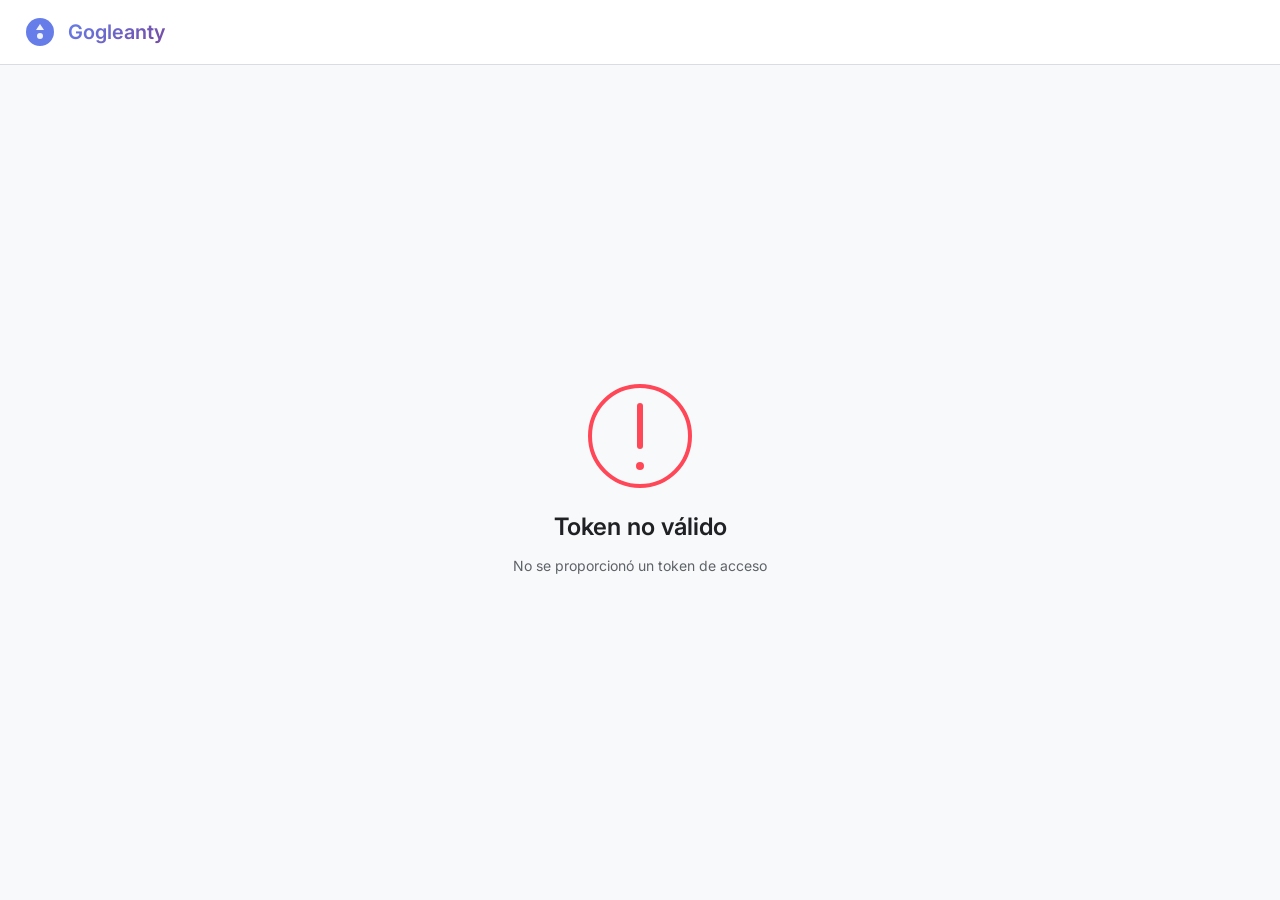
<file: share.html>
<!DOCTYPE html>
<html lang="es">

<head>
    <meta charset="UTF-8">
    <meta name="viewport" content="width=device-width, initial-scale=1.0">
    <title>Álbum Compartido - Gogleanty</title>
    <link rel="icon" href="favicon.png" type="image/png">
    <link rel="preconnect" href="https://fonts.googleapis.com">
    <link rel="preconnect" href="https://fonts.gstatic.com" crossorigin>
    <link href="https://fonts.googleapis.com/css2?family=Inter:wght@300;400;500;600;700&display=swap" rel="stylesheet">
    <link rel="stylesheet" href="css/share.css">
</head>

<body>
    <!-- Header -->
    <header class="share-header">
        <div class="header-content" style="display: flex; align-items: center; justify-content: space-between;">
            <div class="logo">
                <svg width="32" height="32" viewBox="0 0 32 32" fill="none">
                    <circle cx="16" cy="16" r="14" fill="url(#gradient1)" />
                    <path d="M16 8L12 14H20L16 8Z" fill="white" opacity="0.9" />
                    <circle cx="16" cy="20" r="3" fill="white" opacity="0.9" />
                    <defs>
                        <linearGradient id="gradient1" x1="0" y1="0" x2="32" y2="32">
                            <stop offset="0%" stop-color="#667eea" />
                            <stop offset="100%" stop-color="#764ba2" />
                        </linearGradient>
                    </defs>
                </svg>
                <h1>Gogleanty</h1>
            </div>

            <div class="header-actions" style="display: flex; gap: 10px; align-items: center;">
                <button id="loginBtn" class="unlock-btn"
                    style="padding: 8px 16px; font-size: 14px; width: auto; display: none;">
                    Iniciar Sesión
                </button>
                <div id="userInfo" style="display: none; align-items: center; gap: 10px;">
                    <span id="userEmailDisplay" style="font-size: 14px; color: #5f6368; font-weight: 500;"></span>
                    <button id="uploadBtn" class="unlock-btn"
                        style="padding: 8px 16px; font-size: 14px; width: auto; display: none;">
                        Subir Fotos
                    </button>
                    <button id="logoutBtn"
                        style="background: none; border: 1px solid #dadce0; color: #5f6368; padding: 8px 12px; border-radius: 8px; cursor: pointer; font-size: 14px;">
                        Salir
                    </button>
                </div>
            </div>
        </div>
    </header>

    <!-- Loading State -->
    <div class="loading-container" id="loadingContainer">
        <div class="spinner"></div>
        <p>Cargando álbum...</p>
    </div>

    <!-- Error State -->
    <div class="error-container" id="errorContainer" style="display: none;">
        <svg width="120" height="120" viewBox="0 0 120 120" fill="none">
            <circle cx="60" cy="60" r="50" stroke="#ff4757" stroke-width="4" fill="none" />
            <path d="M60 30 L60 70" stroke="#ff4757" stroke-width="6" stroke-linecap="round" />
            <circle cx="60" cy="90" r="4" fill="#ff4757" />
        </svg>
        <h2 id="errorTitle">Enlace no encontrado</h2>
        <p id="errorMessage">Este enlace puede haber expirado o no existe.</p>
    </div>

    <!-- Album Content -->
    <div class="album-container" id="albumContainer" style="display: none;">
        <!-- Album Info -->
        <div class="album-info">
            <h2 id="albumName"></h2>
            <p id="albumDescription"></p>
            <div class="album-meta">
                <span id="mediaCount"></span>
                <span id="viewCount"></span>
            </div>
        </div>

        <!-- Media Grid -->
        <div class="media-grid" id="mediaGrid">
            <!-- Media items will be inserted here -->
        </div>
    </div>

    <!-- Media Modal -->
    <div class="modal" id="mediaModal">
        <div class="modal-overlay" id="modalOverlay"></div>
        <div class="modal-content">
            <button class="modal-close" id="modalClose">
                <svg width="24" height="24" viewBox="0 0 24 24" fill="none" stroke="currentColor" stroke-width="2">
                    <line x1="18" y1="6" x2="6" y2="18" />
                    <line x1="6" y1="6" x2="18" y2="18" />
                </svg>
            </button>

            <div class="modal-body">
                <div class="media-viewer">
                    <button class="nav-arrow nav-prev" id="navPrev">
                        <svg width="32" height="32" viewBox="0 0 24 24" fill="none" stroke="currentColor"
                            stroke-width="2">
                            <polyline points="15 18 9 12 15 6" />
                        </svg>
                    </button>

                    <div class="media-display" id="mediaDisplay">
                        <!-- Media will be inserted here -->
                    </div>

                    <button class="nav-arrow nav-next" id="navNext">
                        <svg width="32" height="32" viewBox="0 0 24 24" fill="none" stroke="currentColor"
                            stroke-width="2">
                            <polyline points="9 18 15 12 9 6" />
                        </svg>
                    </button>
                </div>
            </div>
        </div>
    </div>

    <!-- Warning Overlay (para capturas de pantalla) -->
    <div class="warning-overlay" id="warningOverlay" style="display: none;">
        <div class="warning-content">
            <svg width="80" height="80" viewBox="0 0 80 80" fill="none">
                <circle cx="40" cy="40" r="35" stroke="#ff4757" stroke-width="4" />
                <path d="M40 20 L40 50" stroke="#ff4757" stroke-width="6" stroke-linecap="round" />
                <circle cx="40" cy="65" r="4" fill="#ff4757" />
            </svg>
            <h3>Contenido Protegido</h3>
            <p>Este contenido está protegido contra capturas de pantalla</p>
        </div>
    </div>

    <!-- Login Modal -->
    <div class="modal" id="loginModal" style="z-index: 10001;">
        <div class="modal-overlay" id="loginOverlay"></div>
        <div class="modal-content" style="display: flex; align-items: center; justify-content: center;">
            <div
                style="background: white; padding: 32px; border-radius: 16px; width: 100%; max-width: 400px; position: relative;">
                <button id="loginClose"
                    style="position: absolute; top: 16px; right: 16px; background: none; border: none; font-size: 24px; cursor: pointer; color: #5f6368;">&times;</button>
                <h3 style="margin-bottom: 24px; text-align: center; color: var(--text-color);">Iniciar Sesión</h3>

                <div style="margin-bottom: 16px;">
                    <input type="text" id="loginUser" placeholder="Usuario o Correo"
                        style="width: 100%; padding: 12px; border: 1px solid #dadce0; border-radius: 8px; font-size: 14px;">
                </div>
                <div style="margin-bottom: 24px;">
                    <input type="password" id="loginPass" placeholder="Contraseña"
                        style="width: 100%; padding: 12px; border: 1px solid #dadce0; border-radius: 8px; font-size: 14px;">
                </div>

                <button id="doLoginBtn" class="unlock-btn" style="width: 100%;">Entrar</button>
            </div>
        </div>
    </div>

    <!-- Upload Progress -->
    <div id="uploadProgress"
        style="position: fixed; bottom: 20px; right: 20px; background: white; padding: 16px; border-radius: 12px; box-shadow: 0 4px 12px rgba(0,0,0,0.15); display: none; z-index: 10002; width: 300px;">
        <div
            style="margin-bottom: 8px; font-weight: 500; font-size: 14px; display: flex; justify-content: space-between;">
            <span id="uploadFileName">Subiendo archivo...</span>
            <span id="uploadPercent">0%</span>
        </div>
        <div style="width: 100%; height: 4px; background: #f1f3f4; border-radius: 2px; overflow: hidden;">
            <div id="progressFill"
                style="width: 0%; height: 100%; background: var(--primary-color); transition: width 0.2s;"></div>
        </div>
    </div>

    <input type="file" id="shareFileInput" multiple style="display: none;">

    <script src="js/share.js"></script>
</body>

</html>
</file>
<file: css/styles.css>
:root {
    /* Colors - Inspired by Google Photos */
    --primary-color: #667eea;
    --primary-dark: #5568d3;
    --secondary-color: #764ba2;
    --accent-color: #f093fb;

    --bg-primary: #ffffff;
    --bg-secondary: #f8f9fa;
    --bg-tertiary: #e9ecef;

    --text-primary: #202124;
    --text-secondary: #5f6368;
    --text-tertiary: #80868b;

    --border-color: #dadce0;
    --hover-bg: #f1f3f4;
    --active-bg: #e8f0fe;

    --sidebar-width: 280px;
    --header-height: 64px;

    --shadow-sm: 0 1px 2px 0 rgba(60, 64, 67, 0.3), 0 1px 3px 1px rgba(60, 64, 67, 0.15);
    --shadow-md: 0 1px 3px 0 rgba(60, 64, 67, 0.3), 0 4px 8px 3px rgba(60, 64, 67, 0.15);
    --shadow-lg: 0 8px 12px 6px rgba(60, 64, 67, 0.15), 0 4px 4px 0 rgba(60, 64, 67, 0.3);

    --transition-fast: 150ms cubic-bezier(0.4, 0, 0.2, 1);
    --transition-normal: 250ms cubic-bezier(0.4, 0, 0.2, 1);
    --transition-slow: 350ms cubic-bezier(0.4, 0, 0.2, 1);
}

* {
    margin: 0;
    padding: 0;
    box-sizing: border-box;
}

body {
    font-family: 'Inter', -apple-system, BlinkMacSystemFont, 'Segoe UI', Roboto, sans-serif;
    background: var(--bg-secondary);
    color: var(--text-primary);
    overflow-x: hidden;
}

/* Sidebar */
.sidebar {
    position: fixed;
    left: 0;
    top: 0;
    width: var(--sidebar-width);
    height: 100vh;
    background: var(--bg-primary);
    border-right: 1px solid var(--border-color);
    display: flex;
    flex-direction: column;
    z-index: 100;
    transition: transform var(--transition-normal);
}

.sidebar-header {
    padding: 20px 24px;
    border-bottom: 1px solid var(--border-color);
}

.logo {
    display: flex;
    align-items: center;
    gap: 12px;
}

.logo h1 {
    font-size: 22px;
    font-weight: 600;
    background: linear-gradient(135deg, var(--primary-color), var(--secondary-color));
    -webkit-background-clip: text;
    -webkit-text-fill-color: transparent;
    background-clip: text;
}

.sidebar-nav {
    flex: 1;
    padding: 16px 12px;
    overflow-y: auto;
}

.nav-item {
    display: flex;
    align-items: center;
    gap: 16px;
    padding: 12px 16px;
    margin-bottom: 4px;
    border-radius: 12px;
    color: var(--text-secondary);
    text-decoration: none;
    font-size: 14px;
    font-weight: 500;
    transition: all var(--transition-fast);
    cursor: pointer;
}

.nav-item:hover {
    background: var(--hover-bg);
    color: var(--text-primary);
}

.nav-item.active {
    background: var(--active-bg);
    color: var(--primary-color);
}

.nav-item svg {
    width: 24px;
    height: 24px;
    flex-shrink: 0;
}

.sidebar-footer {
    padding: 20px 24px;
    border-top: 1px solid var(--border-color);
}

.storage-info {
    font-size: 12px;
    color: var(--text-secondary);
}

.storage-bar {
    width: 100%;
    height: 6px;
    background: var(--bg-tertiary);
    border-radius: 3px;
    overflow: hidden;
    margin-bottom: 8px;
}

.storage-used {
    height: 100%;
    background: linear-gradient(90deg, var(--primary-color), var(--accent-color));
    border-radius: 3px;
    transition: width var(--transition-normal);
}

/* Main Content */
.main-content {
    margin-left: var(--sidebar-width);
    min-height: 100vh;
    display: flex;
    flex-direction: column;
}

/* Header */
.header {
    position: sticky;
    top: 0;
    height: var(--header-height);
    background: var(--bg-primary);
    border-bottom: 1px solid var(--border-color);
    display: flex;
    align-items: center;
    justify-content: space-between;
    padding: 0 24px;
    z-index: 50;
    backdrop-filter: blur(10px);
    background: rgba(255, 255, 255, 0.95);
}

.header-left {
    display: flex;
    align-items: center;
    gap: 16px;
    flex: 1;
}

.menu-toggle {
    display: none;
    background: none;
    border: none;
    cursor: pointer;
    padding: 8px;
    border-radius: 50%;
    color: var(--text-secondary);
    transition: background var(--transition-fast);
}

.menu-toggle:hover {
    background: var(--hover-bg);
}

.search-box {
    display: flex;
    align-items: center;
    gap: 12px;
    background: var(--bg-secondary);
    border-radius: 24px;
    padding: 10px 20px;
    max-width: 600px;
    flex: 1;
    transition: all var(--transition-fast);
}

.search-box:focus-within {
    background: var(--bg-primary);
    box-shadow: var(--shadow-sm);
}

.search-box svg {
    color: var(--text-tertiary);
    flex-shrink: 0;
}

.search-box input {
    border: none;
    background: none;
    outline: none;
    font-size: 14px;
    width: 100%;
    color: var(--text-primary);
}

.search-box input::placeholder {
    color: var(--text-tertiary);
}

.header-right {
    display: flex;
    align-items: center;
    gap: 8px;
}

.icon-button {
    background: none;
    border: none;
    padding: 10px;
    border-radius: 50%;
    cursor: pointer;
    color: var(--text-secondary);
    transition: all var(--transition-fast);
    display: flex;
    align-items: center;
    justify-content: center;
}

.icon-button:hover {
    background: var(--hover-bg);
    color: var(--text-primary);
}

.icon-button:active {
    transform: scale(0.95);
}

/* Content Area */
.content-area {
    flex: 1;
    padding: 24px;
    max-width: 1600px;
    margin: 0 auto;
    width: 100%;
}

/* Loading State */
.loading-state {
    display: flex;
    flex-direction: column;
    align-items: center;
    justify-content: center;
    min-height: 400px;
    gap: 16px;
}

.spinner {
    width: 48px;
    height: 48px;
    border: 4px solid var(--bg-tertiary);
    border-top-color: var(--primary-color);
    border-radius: 50%;
    animation: spin 0.8s linear infinite;
}

@keyframes spin {
    to {
        transform: rotate(360deg);
    }
}

.loading-state p {
    color: var(--text-secondary);
    font-size: 14px;
}

/* Empty State */
.empty-state {
    display: flex;
    flex-direction: column;
    align-items: center;
    justify-content: center;
    min-height: 400px;
    gap: 16px;
    text-align: center;
}

.empty-state h2 {
    font-size: 24px;
    font-weight: 600;
    color: var(--text-primary);
}

.empty-state p {
    font-size: 14px;
    color: var(--text-secondary);
    margin-bottom: 8px;
}

.primary-button {
    background: linear-gradient(135deg, var(--primary-color), var(--secondary-color));
    color: white;
    border: none;
    padding: 12px 32px;
    border-radius: 24px;
    font-size: 14px;
    font-weight: 600;
    cursor: pointer;
    transition: all var(--transition-fast);
    box-shadow: var(--shadow-sm);
}

.primary-button:hover {
    transform: translateY(-2px);
    box-shadow: var(--shadow-md);
}

.primary-button:active {
    transform: translateY(0);
}

/* Photos Container */
.photos-container {
    animation: fadeIn var(--transition-normal);
}

@keyframes fadeIn {
    from {
        opacity: 0;
        transform: translateY(10px);
    }

    to {
        opacity: 1;
        transform: translateY(0);
    }
}

.timeline-section {
    margin-bottom: 48px;
}

.timeline-header {
    font-size: 14px;
    font-weight: 600;
    color: var(--text-primary);
    margin-bottom: 16px;
    padding: 0 4px;
    display: flex;
    align-items: center;
    gap: 12px;
}

.timeline-date {
    font-size: 22px;
}

.timeline-count {
    font-size: 14px;
    color: var(--text-secondary);
    font-weight: 400;
}

.photos-grid {
    display: grid;
    grid-template-columns: repeat(auto-fill, minmax(200px, 1fr));
    gap: 8px;
    margin-bottom: 24px;
}

.photo-item {
    position: relative;
    aspect-ratio: 1;
    border-radius: 12px;
    overflow: hidden;
    cursor: pointer;
    background: var(--bg-tertiary);
    transition: all var(--transition-fast);
}

.photo-item:hover {
    transform: scale(1.02);
    box-shadow: var(--shadow-md);
    z-index: 10;
}

.photo-item img,
.photo-item video {
    width: 100%;
    height: 100%;
    object-fit: cover;
    display: block;
}

.photo-overlay {
    position: absolute;
    inset: 0;
    background: linear-gradient(to top, rgba(0, 0, 0, 0.6) 0%, transparent 50%);
    opacity: 0;
    transition: opacity var(--transition-fast);
    display: flex;
    align-items: flex-end;
    padding: 12px;
}

.photo-item:hover .photo-overlay {
    opacity: 1;
}

.photo-info {
    color: white;
    font-size: 12px;
    font-weight: 500;
}

.video-badge {
    position: absolute;
    top: 8px;
    right: 8px;
    background: rgba(0, 0, 0, 0.7);
    backdrop-filter: blur(10px);
    color: white;
    padding: 4px 8px;
    border-radius: 6px;
    font-size: 11px;
    font-weight: 600;
    display: flex;
    align-items: center;
    gap: 4px;
}

.favorite-badge {
    position: absolute;
    top: 8px;
    left: 8px;
    color: #ff4757;
    filter: drop-shadow(0 2px 4px rgba(0, 0, 0, 0.3));
}

/* Modal */
.modal {
    position: fixed;
    inset: 0;
    z-index: 1000;
    display: none;
    animation: modalFadeIn var(--transition-normal);
}

.modal.active {
    display: block;
}

@keyframes modalFadeIn {
    from {
        opacity: 0;
    }

    to {
        opacity: 1;
    }
}

.modal-overlay {
    position: absolute;
    inset: 0;
    background: rgba(0, 0, 0, 0.92);
    backdrop-filter: blur(10px);
}

.modal-content {
    position: relative;
    width: 100%;
    height: 100%;
    display: flex;
}

.modal-close {
    position: absolute;
    top: 20px;
    right: 20px;
    background: rgba(255, 255, 255, 0.1);
    backdrop-filter: blur(10px);
    border: none;
    color: white;
    width: 44px;
    height: 44px;
    border-radius: 50%;
    cursor: pointer;
    display: flex;
    align-items: center;
    justify-content: center;
    transition: all var(--transition-fast);
    z-index: 10;
}

.modal-close:hover {
    background: rgba(255, 255, 255, 0.2);
    transform: rotate(90deg);
}

.modal-body {
    display: flex;
    width: 100%;
    height: 100%;
}

.media-viewer {
    flex: 1;
    display: flex;
    align-items: center;
    justify-content: center;
    position: relative;
    padding: 60px 20px;
}

.media-display {
    max-width: 90%;
    max-height: 90%;
    display: flex;
    align-items: center;
    justify-content: center;
}

.media-display img,
.media-display video {
    max-width: 100%;
    max-height: 85vh;
    object-fit: contain;
    border-radius: 8px;
    box-shadow: var(--shadow-lg);
}

.nav-arrow {
    position: absolute;
    top: 50%;
    transform: translateY(-50%);
    background: rgba(255, 255, 255, 0.1);
    backdrop-filter: blur(10px);
    border: none;
    color: white;
    width: 56px;
    height: 56px;
    border-radius: 50%;
    cursor: pointer;
    display: flex;
    align-items: center;
    justify-content: center;
    transition: all var(--transition-fast);
    opacity: 0.7;
}

.nav-arrow:hover {
    background: rgba(255, 255, 255, 0.2);
    opacity: 1;
    transform: translateY(-50%) scale(1.1);
}

.nav-prev {
    left: 20px;
}

.nav-next {
    right: 20px;
}

.media-info {
    width: 360px;
    background: rgba(255, 255, 255, 0.05);
    backdrop-filter: blur(20px);
    border-left: 1px solid rgba(255, 255, 255, 0.1);
    padding: 32px 24px;
    overflow-y: auto;
    color: white;
}

.media-info h3 {
    font-size: 18px;
    font-weight: 600;
    margin-bottom: 24px;
}

.metadata-group {
    margin-bottom: 24px;
}

.metadata-label {
    font-size: 12px;
    color: rgba(255, 255, 255, 0.6);
    text-transform: uppercase;
    letter-spacing: 0.5px;
    margin-bottom: 8px;
}

.metadata-value {
    font-size: 14px;
    color: white;
    margin-bottom: 4px;
}

.metadata-row {
    display: flex;
    justify-content: space-between;
    margin-bottom: 8px;
    font-size: 13px;
}

.metadata-row-label {
    color: rgba(255, 255, 255, 0.7);
}

.metadata-row-value {
    color: white;
    font-weight: 500;
}

/* Upload Progress */
.upload-progress {
    position: fixed;
    bottom: 24px;
    right: 24px;
    background: white;
    border-radius: 12px;
    padding: 16px 20px;
    box-shadow: var(--shadow-lg);
    min-width: 320px;
    z-index: 999;
    animation: slideUp var(--transition-normal);
}

@keyframes slideUp {
    from {
        transform: translateY(100px);
        opacity: 0;
    }

    to {
        transform: translateY(0);
        opacity: 1;
    }
}

.upload-info {
    display: flex;
    justify-content: space-between;
    margin-bottom: 8px;
    font-size: 13px;
}

.upload-info span:first-child {
    color: var(--text-primary);
    font-weight: 500;
}

.upload-info span:last-child {
    color: var(--text-secondary);
}

.progress-bar {
    width: 100%;
    height: 6px;
    background: var(--bg-tertiary);
    border-radius: 3px;
    overflow: hidden;
}

.progress-fill {
    height: 100%;
    background: linear-gradient(90deg, var(--primary-color), var(--accent-color));
    border-radius: 3px;
    transition: width var(--transition-fast);
}

/* Responsive */
@media (max-width: 1024px) {
    .media-info {
        width: 300px;
    }

    .photos-grid {
        grid-template-columns: repeat(auto-fill, minmax(150px, 1fr));
    }
}

@media (max-width: 768px) {
    :root {
        --sidebar-width: 0;
    }

    .sidebar {
        transform: translateX(-100%);
    }

    .sidebar.active {
        transform: translateX(0);
    }

    .main-content {
        margin-left: 0;
    }

    /* Improvement for Mobile Header */
    .menu-toggle {
        display: flex;
        padding: 12px;
        margin-right: 8px;
    }

    /* Fix Sidebar on Mobile */
    .sidebar {
        width: 280px;
        /* Force width */
        transform: translateX(-100%);
        box-shadow: 2px 0 12px rgba(0, 0, 0, 0.2);
        /* Shadow for depth */
    }

    .sidebar.active {
        transform: translateX(0);
    }

    /* Overlay for mobile sidebar */
    .sidebar-overlay {
        position: fixed;
        inset: 0;
        background: rgba(0, 0, 0, 0.5);
        z-index: 99;
        /* Below sidebar (100) */
        opacity: 0;
        pointer-events: none;
        /* Let clicks pass when hidden */
        transition: opacity var(--transition-normal);
    }

    .sidebar-overlay.active {
        opacity: 1;
        pointer-events: auto;
        /* Block clicks when visible */
    }

    /* Hide logo text on mobile to save space and avoid clicks */
    .header .logo h1 {
        display: none;
    }

    /* Adjust search box for mobile */
    .search-box {
        padding: 8px 16px;
    }

    .media-info {
        position: absolute;
        bottom: 0;
        left: 0;
        right: 0;
        width: 100%;
        height: 50vh;
        border-left: none;
        border-top: 1px solid rgba(255, 255, 255, 0.1);
        transform: translateY(100%);
        transition: transform var(--transition-normal);
    }

    .media-info.active {
        transform: translateY(0);
    }

    .photos-grid {
        grid-template-columns: repeat(auto-fill, minmax(120px, 1fr));
        gap: 4px;
    }

    .nav-arrow {
        width: 44px;
        height: 44px;
    }
}

/* Scrollbar Styling */
::-webkit-scrollbar {
    width: 8px;
    height: 8px;
}

::-webkit-scrollbar-track {
    background: transparent;
}

/* Scrollbar Styling cleaned up */
::-webkit-scrollbar-thumb {
    background-color: var(--border-color);
    border-radius: 4px;
}

::-webkit-scrollbar-thumb:hover {
    background-color: var(--text-tertiary);
}

/* Password Modal Styles (Main App) */
.password-modal {
    position: fixed;
    top: 0;
    left: 0;
    width: 100%;
    height: 100%;
    background: rgba(0, 0, 0, 0.85);
    /* Darker overlay */
    backdrop-filter: blur(8px);
    display: flex;
    /* Always flex but hidden by opacity/pointer-events */
    align-items: center;
    justify-content: center;
    z-index: 10000;
    opacity: 0;
    pointer-events: none;
    transition: opacity 0.3s ease;
}

.password-modal.active {
    opacity: 1;
    pointer-events: auto;
    display: flex !important;
}

.password-modal-content {
    background: white;
    padding: 40px;
    border-radius: 20px;
    box-shadow: 0 20px 40px rgba(0, 0, 0, 0.4);
    width: 90%;
    max-width: 400px;
    text-align: center;
    transform: translateY(20px) scale(0.95);
    transition: all 0.3s cubic-bezier(0.34, 1.56, 0.64, 1);
    position: relative;
    z-index: 10001;
    /* Ensure content is above overlay */
}

/* ... rest of styles are fine, just ensuring previous duplicates are gone by replacing the block */
.password-modal.active .password-modal-content {
    transform: translateY(0) scale(1);
}

.password-modal-header {
    display: flex;
    justify-content: space-between;
    align-items: center;
    margin-bottom: 24px;
}

.password-modal h3 {
    font-size: 22px;
    color: var(--text-primary);
    margin: 0;
    display: flex;
    align-items: center;
    justify-content: center;
    gap: 10px;
}

.password-modal p {
    color: var(--text-secondary);
    margin-bottom: 24px;
    line-height: 1.6;
    font-size: 15px;
}

.password-form-group {
    margin-bottom: 24px;
    position: relative;
}

.password-input {
    width: 100%;
    padding: 16px 20px;
    background: var(--bg-secondary);
    border: 2px solid transparent;
    border-radius: 14px;
    font-size: 18px;
    transition: all 0.2s;
    outline: none;
    text-align: center;
    letter-spacing: 4px;
    /* Hide password dots with style */
    color: var(--text-primary);
    font-weight: 600;
}

.password-input::placeholder {
    letter-spacing: normal;
    font-weight: 400;
    font-size: 16px;
}

.password-input:focus {
    background: white;
    border-color: var(--primary-color);
    box-shadow: 0 0 0 4px rgba(102, 126, 234, 0.15);
}

.unlock-btn {
    width: 100%;
    padding: 16px;
    background: linear-gradient(135deg, var(--primary-color), var(--secondary-color));
    color: white;
    border: none;
    border-radius: 14px;
    font-size: 16px;
    font-weight: 600;
    cursor: pointer;
    transition: all 0.2s;
    letter-spacing: 0.5px;
}

.unlock-btn:hover {
    transform: translateY(-2px);
    box-shadow: 0 10px 20px rgba(102, 126, 234, 0.3);
}

.unlock-btn:active {
    transform: translateY(1px);
}

/* Mobile responsive for modal */
@media (max-width: 480px) {
    .password-modal-content {
        padding: 30px 24px;
        margin: 20px;
    }

    .password-modal h3 {
        font-size: 20px;
    }
}

::-webkit-scrollbar-thumb:hover {
    background-color: var(--text-tertiary);
}

/* Password Modal Styles (Main App) */
.password-modal {
    position: fixed;
    inset: 0;
    background: rgba(0, 0, 0, 0.85);
    /* Darker overlay */
    backdrop-filter: blur(8px);
    display: flex;
    align-items: center;
    justify-content: center;
    z-index: 10000;
    opacity: 0;
    pointer-events: none;
    transition: opacity 0.3s ease;
}

.password-modal.active {
    opacity: 1;
    pointer-events: auto;
    display: flex !important;
    /* Force flex display when active */
}

.password-modal-content {
    background: white;
    padding: 40px;
    border-radius: 20px;
    box-shadow: 0 20px 40px rgba(0, 0, 0, 0.4);
    width: 100%;
    max-width: 400px;
    text-align: center;
    transform: translateY(20px) scale(0.95);
    transition: all 0.3s cubic-bezier(0.34, 1.56, 0.64, 1);
}

.password-modal.active .password-modal-content {
    transform: translateY(0) scale(1);
}

.password-modal-header {
    display: flex;
    justify-content: space-between;
    align-items: center;
    margin-bottom: 24px;
}

.password-modal h3 {
    font-size: 22px;
    color: var(--text-primary);
    margin: 0;
    display: flex;
    align-items: center;
    justify-content: center;
    gap: 10px;
}

.password-modal p {
    color: var(--text-secondary);
    margin-bottom: 24px;
    line-height: 1.6;
    font-size: 15px;
}

.password-form-group {
    margin-bottom: 24px;
    position: relative;
}

.password-input {
    width: 100%;
    padding: 16px 20px;
    background: var(--bg-secondary);
    border: 2px solid transparent;
    border-radius: 14px;
    font-size: 18px;
    transition: all 0.2s;
    outline: none;
    text-align: center;
    letter-spacing: 4px;
    /* Hide password dots with style */
    color: var(--text-primary);
    font-weight: 600;
}

.password-input::placeholder {
    letter-spacing: normal;
    font-weight: 400;
    font-size: 16px;
}

.password-input:focus {
    background: white;
    border-color: var(--primary-color);
    box-shadow: 0 0 0 4px rgba(102, 126, 234, 0.15);
}

.unlock-btn {
    width: 100%;
    padding: 16px;
    background: linear-gradient(135deg, var(--primary-color), var(--secondary-color));
    color: white;
    border: none;
    border-radius: 14px;
    font-size: 16px;
    font-weight: 600;
    cursor: pointer;
    transition: all 0.2s;
    letter-spacing: 0.5px;
}

.unlock-btn:hover {
    transform: translateY(-2px);
    box-shadow: 0 10px 20px rgba(102, 126, 234, 0.3);
}

.unlock-btn:active {
    transform: translateY(1px);
}

/* Mobile responsive for modal */
@media (max-width: 480px) {
    .password-modal-content {
        width: 90%;
        padding: 30px 24px;
        margin: 20px;
        max-width: none;
    }

    .password-modal h3 {
        font-size: 20px;
    }
}

::-webkit-scrollbar-thumb {
    background: var(--border-color);
    border-radius: 4px;
}

::-webkit-scrollbar-thumb:hover {
    background: var(--text-tertiary);
}

/* Reproductor de Audio */
.audio-player {
    display: flex;
    flex-direction: column;
    align-items: center;
    justify-content: center;
    padding: 60px 40px;
    max-width: 600px;
    margin: 0 auto;
    gap: 30px;
}

.audio-artwork {
    position: relative;
    animation: rotateDisc 20s linear infinite;
    filter: drop-shadow(0 10px 30px rgba(102, 126, 234, 0.4));
}

@keyframes rotateDisc {
    from {
        transform: rotate(0deg);
    }

    to {
        transform: rotate(360deg);
    }
}

.audio-disc {
    display: block;
}

.audio-info {
    text-align: center;
    width: 100%;
}

.audio-title {
    font-size: 1.75rem;
    font-weight: 700;
    color: white;
    margin: 0 0 12px 0;
    line-height: 1.3;
    text-shadow: 0 2px 10px rgba(0, 0, 0, 0.3);
}

.audio-duration {
    font-size: 1.1rem;
    color: rgba(255, 255, 255, 0.8);
    margin: 0;
    font-weight: 500;
}

.audio-controls {
    width: 100%;
    max-width: 500px;
    border-radius: 12px;
    box-shadow: 0 4px 20px rgba(0, 0, 0, 0.3);
    background: rgba(255, 255, 255, 0.1);
    backdrop-filter: blur(10px);
}

.audio-controls::-webkit-media-controls-panel {
    background: linear-gradient(135deg, rgba(102, 126, 234, 0.9) 0%, rgba(118, 75, 162, 0.9) 100%);
}

.audio-controls::-webkit-media-controls-play-button,
.audio-controls::-webkit-media-controls-pause-button {
    background-color: rgba(255, 255, 255, 0.9);
    border-radius: 50%;
}

.audio-controls::-webkit-media-controls-current-time-display,
.audio-controls::-webkit-media-controls-time-remaining-display {
    color: white;
    text-shadow: 0 1px 2px rgba(0, 0, 0, 0.3);
}
</file>
<file: css/custom-video-player.css>
/* Reproductor de Video Custom - Sin Descarga */
.custom-video-player {
    position: relative;
    width: 100%;
    max-width: 100%;
    max-height: 85vh;
    background: #000;
    border-radius: 8px;
    overflow: hidden;
}

.custom-video-player video {
    width: 100%;
    height: 100%;
    display: block;
}

.custom-video-controls {
    position: absolute;
    bottom: 0;
    left: 0;
    right: 0;
    background: linear-gradient(to top, rgba(0, 0, 0, 0.8) 0%, transparent 100%);
    padding: 20px 16px 12px;
    opacity: 0;
    transition: opacity 0.3s;
}

.custom-video-player:hover .custom-video-controls {
    opacity: 1;
}

.video-progress-container {
    width: 100%;
    height: 6px;
    background: rgba(255, 255, 255, 0.3);
    border-radius: 3px;
    margin-bottom: 12px;
    cursor: pointer;
    position: relative;
}

.video-progress-bar {
    height: 100%;
    background: var(--primary-color, #667eea);
    border-radius: 3px;
    width: 0%;
    transition: width 0.1s linear;
}

.video-controls-row {
    display: flex;
    align-items: center;
    gap: 12px;
}

.video-control-btn {
    background: none;
    border: none;
    color: white;
    cursor: pointer;
    padding: 6px;
    display: flex;
    align-items: center;
    justify-content: center;
    border-radius: 4px;
    transition: background 0.2s;
}

.video-control-btn:hover {
    background: rgba(255, 255, 255, 0.2);
}

.video-time {
    color: white;
    font-size: 13px;
    font-weight: 500;
    min-width: 100px;
}

.video-volume-container {
    display: flex;
    align-items: center;
    gap: 6px;
    margin-left: auto;
}

.video-volume-slider {
    width: 80px;
    height: 4px;
    -webkit-appearance: none;
    appearance: none;
    background: rgba(255, 255, 255, 0.3);
    border-radius: 2px;
    outline: none;
}

.video-volume-slider::-webkit-slider-thumb {
    -webkit-appearance: none;
    appearance: none;
    width: 12px;
    height: 12px;
    background: white;
    border-radius: 50%;
    cursor: pointer;
}

.video-volume-slider::-moz-range-thumb {
    width: 12px;
    height: 12px;
    background: white;
    border-radius: 50%;
    cursor: pointer;
    border: none;
}

/* Ocultar controles nativos */
.custom-video-player video::-webkit-media-controls {
    display: none !important;
}

.custom-video-player video::-webkit-media-controls-enclosure {
    display: none !important;
}
</file>
<file: css/selection.css>
/* Selection Mode */
.photo-item.selection-mode {
    cursor: pointer;
}

.photo-item .select-checkbox {
    position: absolute;
    top: 10px;
    left: 10px;
    width: 24px;
    height: 24px;
    border-radius: 50%;
    border: 2px solid white;
    background: rgba(0, 0, 0, 0.3);
    z-index: 20;
    display: flex;
    align-items: center;
    justify-content: center;
    transition: all 0.2s ease;
    cursor: pointer;
}

.photo-item.selected .select-checkbox {
    background: var(--primary-color);
    border-color: var(--primary-color);
}

.photo-item.selected .select-checkbox::after {
    content: '✓';
    color: white;
    font-size: 14px;
    font-weight: bold;
}

.photo-item.selected img,
.photo-item.selected video {
    transform: scale(0.9);
}

.photo-item.selected::after {
    content: '';
    position: absolute;
    inset: 0;
    background: rgba(102, 126, 234, 0.2);
    border: 4px solid var(--primary-color);
    border-radius: 12px;
    pointer-events: none;
    z-index: 15;
}

/* Bulk Action Bar */
.bulk-action-bar {
    position: fixed;
    top: 0;
    left: 0;
    right: 0;
    height: var(--header-height);
    background: white;
    display: flex;
    align-items: center;
    justify-content: space-between;
    padding: 0 24px;
    z-index: 100;
    box-shadow: var(--shadow-md);
    transform: translateY(-100%);
    transition: transform 0.3s ease;
}

.bulk-action-bar.active {
    transform: translateY(0);
}

.bulk-actions-left {
    display: flex;
    align-items: center;
    gap: 16px;
    font-size: 18px;
    font-weight: 500;
}

.bulk-actions-right {
    display: flex;
    align-items: center;
    gap: 12px;
}

.close-selection-btn {
    background: none;
    border: none;
    padding: 8px;
    cursor: pointer;
    border-radius: 50%;
    color: var(--text-secondary);
}

.close-selection-btn:hover {
    background: var(--hover-bg);
    color: var(--text-primary);
}

.delete-selected-btn {
    background: #ff4757;
    color: white;
    border: none;
    padding: 8px 16px;
    border-radius: 20px;
    font-weight: 600;
    cursor: pointer;
    display: flex;
    align-items: center;
    gap: 8px;
    transition: all 0.2s;
}

.delete-selected-btn:hover {
    background: #ff6b81;
    transform: translateY(-1px);
}
</file>
<file: css/share.css>
:root {
    --primary-color: #667eea;
    --secondary-color: #764ba2;
    --bg-color: #f8f9fa;
    --text-color: #202124;
    --border-color: #dadce0;
}

* {
    margin: 0;
    padding: 0;
    box-sizing: border-box;
}

body {
    font-family: 'Inter', -apple-system, BlinkMacSystemFont, 'Segoe UI', Roboto, sans-serif;
    background: var(--bg-color);
    color: var(--text-color);
    min-height: 100vh;
    /* Protecciones */
    user-select: none;
    -webkit-user-select: none;
    -moz-user-select: none;
    -ms-user-select: none;
}

/* Deshabilitar selección en imágenes y videos */
img,
video,
audio {
    pointer-events: none;
    user-select: none;
    -webkit-user-drag: none;
    -webkit-user-select: none;
    -moz-user-select: none;
    -ms-user-select: none;
}

/* Header */
.share-header {
    background: white;
    border-bottom: 1px solid var(--border-color);
    padding: 16px 24px;
    position: sticky;
    top: 0;
    z-index: 100;
    backdrop-filter: blur(10px);
    background: rgba(255, 255, 255, 0.95);
}

.header-content {
    max-width: 1400px;
    margin: 0 auto;
}

.logo {
    display: flex;
    align-items: center;
    gap: 12px;
}

.logo h1 {
    font-size: 20px;
    font-weight: 600;
    background: linear-gradient(135deg, var(--primary-color), var(--secondary-color));
    -webkit-background-clip: text;
    -webkit-text-fill-color: transparent;
    background-clip: text;
}

/* Loading State */
.loading-container {
    display: flex;
    flex-direction: column;
    align-items: center;
    justify-content: center;
    min-height: calc(100vh - 80px);
    gap: 16px;
}

.spinner {
    width: 48px;
    height: 48px;
    border: 4px solid #e9ecef;
    border-top-color: var(--primary-color);
    border-radius: 50%;
    animation: spin 0.8s linear infinite;
}

@keyframes spin {
    to {
        transform: rotate(360deg);
    }
}

.loading-container p {
    color: #5f6368;
    font-size: 14px;
}

/* Error State */
.error-container {
    display: flex;
    flex-direction: column;
    align-items: center;
    justify-content: center;
    min-height: calc(100vh - 80px);
    gap: 16px;
    text-align: center;
    padding: 24px;
}

.error-container h2 {
    font-size: 24px;
    font-weight: 600;
    color: var(--text-color);
}

.error-container p {
    font-size: 14px;
    color: #5f6368;
}

/* Album Container */
.album-container {
    max-width: 1400px;
    margin: 0 auto;
    padding: 40px 24px;
}

/* Album Info */
.album-info {
    margin-bottom: 32px;
    text-align: center;
}

.album-info h2 {
    font-size: 32px;
    font-weight: 700;
    margin-bottom: 12px;
    color: var(--text-color);
}

.album-info p {
    font-size: 16px;
    color: #5f6368;
    margin-bottom: 16px;
}

.album-meta {
    display: flex;
    gap: 24px;
    justify-content: center;
    font-size: 14px;
    color: #80868b;
}

/* Media Grid */
.media-grid {
    display: grid;
    grid-template-columns: repeat(auto-fill, minmax(250px, 1fr));
    gap: 12px;
}

.media-item {
    position: relative;
    aspect-ratio: 1;
    border-radius: 12px;
    overflow: hidden;
    cursor: pointer;
    background: #e9ecef;
    transition: transform 0.2s;
}

.media-item:hover {
    transform: scale(1.02);
    box-shadow: 0 4px 12px rgba(0, 0, 0, 0.1);
}

.media-item img {
    width: 100%;
    height: 100%;
    object-fit: cover;
    display: block;
    pointer-events: none;
}

.audio-thumbnail {
    width: 100%;
    height: 100%;
    display: flex;
    align-items: center;
    justify-content: center;
    background: linear-gradient(135deg, var(--primary-color), var(--secondary-color));
}

.media-duration {
    position: absolute;
    bottom: 8px;
    right: 8px;
    background: rgba(0, 0, 0, 0.7);
    color: white;
    padding: 4px 8px;
    border-radius: 6px;
    font-size: 12px;
    font-weight: 600;
}

/* Modal */
.modal {
    position: fixed;
    inset: 0;
    z-index: 1000;
    display: none;
}

.modal.active {
    display: block;
}

.modal-overlay {
    position: absolute;
    inset: 0;
    background: rgba(0, 0, 0, 0.95);
}

.modal-content {
    position: relative;
    width: 100%;
    height: 100%;
    display: flex;
}

.modal-close {
    position: absolute;
    top: 20px;
    right: 20px;
    background: rgba(255, 255, 255, 0.1);
    border: none;
    color: white;
    width: 44px;
    height: 44px;
    border-radius: 50%;
    cursor: pointer;
    display: flex;
    align-items: center;
    justify-content: center;
    transition: all 0.2s;
    z-index: 10;
}

.modal-close:hover {
    background: rgba(255, 255, 255, 0.2);
    transform: rotate(90deg);
}

.modal-body {
    display: flex;
    width: 100%;
    height: 100%;
}

.media-viewer {
    flex: 1;
    display: flex;
    align-items: center;
    justify-content: center;
    position: relative;
    padding: 60px 20px;
}

.media-display {
    max-width: 90%;
    max-height: 90%;
    display: flex;
    align-items: center;
    justify-content: center;
}

.media-display img,
.media-display video {
    max-width: 100%;
    max-height: 85vh;
    object-fit: contain;
    border-radius: 8px;
    pointer-events: none;
    user-select: none;
}

/* Ocultar controles de descarga en video/audio */
video::-webkit-media-controls-download-button,
audio::-webkit-media-controls-download-button {
    display: none !important;
}

video::-webkit-media-controls-enclosure,
audio::-webkit-media-controls-enclosure {
    overflow: hidden;
}

video::-internal-media-controls-download-button,
audio::-internal-media-controls-download-button {
    display: none !important;
}

/* Nav Arrows */
.nav-arrow {
    position: absolute;
    top: 50%;
    transform: translateY(-50%);
    background: rgba(255, 255, 255, 0.1);
    border: none;
    color: white;
    width: 56px;
    height: 56px;
    border-radius: 50%;
    cursor: pointer;
    display: flex;
    align-items: center;
    justify-content: center;
    transition: all 0.2s;
}

.nav-arrow:hover {
    background: rgba(255, 255, 255, 0.2);
    transform: translateY(-50%) scale(1.1);
}

.nav-prev {
    left: 20px;
}

.nav-next {
    right: 20px;
}

/* Audio Player */
.audio-player {
    display: flex;
    flex-direction: column;
    align-items: center;
    gap: 24px;
    padding: 40px;
}

.audio-artwork {
    animation: rotate 20s linear infinite;
    filter: drop-shadow(0 10px 30px rgba(102, 126, 234, 0.4));
}

@keyframes rotate {
    from {
        transform: rotate(0deg);
    }

    to {
        transform: rotate(360deg);
    }
}

.audio-info {
    text-align: center;
    color: white;
}

.audio-info h3 {
    font-size: 1.5rem;
    margin-bottom: 8px;
}

.audio-info p {
    font-size: 1rem;
    color: rgba(255, 255, 255, 0.8);
}

.audio-player audio {
    width: 100%;
    max-width: 500px;
    border-radius: 12px;
}

/* Warning Overlay */
.warning-overlay {
    position: fixed;
    inset: 0;
    background: rgba(0, 0, 0, 0.9);
    display: flex;
    align-items: center;
    justify-content: center;
    z-index: 9999;
    animation: fadeIn 0.3s;
}

@keyframes fadeIn {
    from {
        opacity: 0;
    }

    to {
        opacity: 1;
    }
}

.warning-content {
    text-align: center;
    color: white;
}

.warning-content h3 {
    font-size: 24px;
    margin: 16px 0 8px;
}

.warning-content p {
    font-size: 16px;
    color: rgba(255, 255, 255, 0.8);
}

/* Responsive */
@media (max-width: 768px) {
    .media-grid {
        grid-template-columns: repeat(auto-fill, minmax(150px, 1fr));
        gap: 8px;
    }

    .album-info h2 {
        font-size: 24px;
    }

    .nav-arrow {
        width: 44px;
        height: 44px;
    }

    /* Estilos específicos para Android/móviles - Audio Player */
    .audio-player {
        padding: 20px 16px;
        gap: 16px;
        max-height: calc(100vh - 100px);
        justify-content: center;
    }

    .audio-artwork {
        width: 180px !important;
        height: 180px !important;
        min-width: 180px;
        min-height: 180px;
    }

    .audio-artwork svg,
    .audio-artwork img {
        width: 180px !important;
        height: 180px !important;
    }

    .audio-info h3 {
        font-size: 1.1rem;
        margin-bottom: 6px;
        line-height: 1.3;
        word-break: break-word;
        max-width: 90vw;
    }

    .audio-info p {
        font-size: 0.9rem;
    }

    .audio-player audio {
        max-width: 90vw;
        width: 100%;
    }

    .media-viewer {
        padding: 40px 16px 20px 16px;
    }

    .media-display {
        max-width: 100%;
        max-height: 100%;
    }

    /* Password Modal Mobile Overrides */
    .password-modal-content {
        max-width: 90% !important;
        padding: 24px !important;
    }
}

/* Password Modal Styles (Shared) */
.password-modal {
    position: fixed;
    inset: 0;
    background: rgba(0, 0, 0, 0.85);
    backdrop-filter: blur(8px);
    display: flex;
    align-items: center;
    justify-content: center;
    z-index: 10000;
    opacity: 0;
    pointer-events: none;
    transition: opacity 0.3s ease;
}

.password-modal.active {
    opacity: 1;
    pointer-events: auto;
}

.password-modal-content {
    background: white;
    padding: 40px;
    border-radius: 16px;
    box-shadow: 0 20px 40px rgba(0, 0, 0, 0.2);
    width: 100%;
    max-width: 420px;
    text-align: center;
    transform: translateY(20px);
    transition: transform 0.3s cubic-bezier(0.175, 0.885, 0.32, 1.275);
}

.password-modal.active .password-modal-content {
    transform: translateY(0);
}

.password-modal h3 {
    font-size: 24px;
    color: var(--text-color);
    margin-bottom: 12px;
    display: flex;
    align-items: center;
    justify-content: center;
    gap: 8px;
}

.password-modal p {
    color: #5f6368;
    margin-bottom: 24px;
    line-height: 1.5;
}

.password-form-group {
    margin-bottom: 20px;
}

.password-input {
    width: 100%;
    padding: 14px 16px;
    border: 2px solid #e0e0e0;
    border-radius: 12px;
    font-size: 16px;
    transition: all 0.2s;
    outline: none;
    text-align: center;
    letter-spacing: 2px;
}

.password-input:focus {
    border-color: var(--primary-color);
    box-shadow: 0 0 0 4px rgba(102, 126, 234, 0.1);
}

.unlock-btn {
    width: 100%;
    padding: 14px;
    background: linear-gradient(135deg, var(--primary-color), var(--secondary-color));
    color: white;
    border: none;
    border-radius: 12px;
    font-size: 16px;
    font-weight: 600;
    cursor: pointer;
    transition: transform 0.2s, box-shadow 0.2s;
}

.unlock-btn:hover {
    transform: translateY(-2px);
    box-shadow: 0 8px 16px rgba(102, 126, 234, 0.25);
}

.unlock-btn:active {
    transform: translateY(0);
}
</file>
